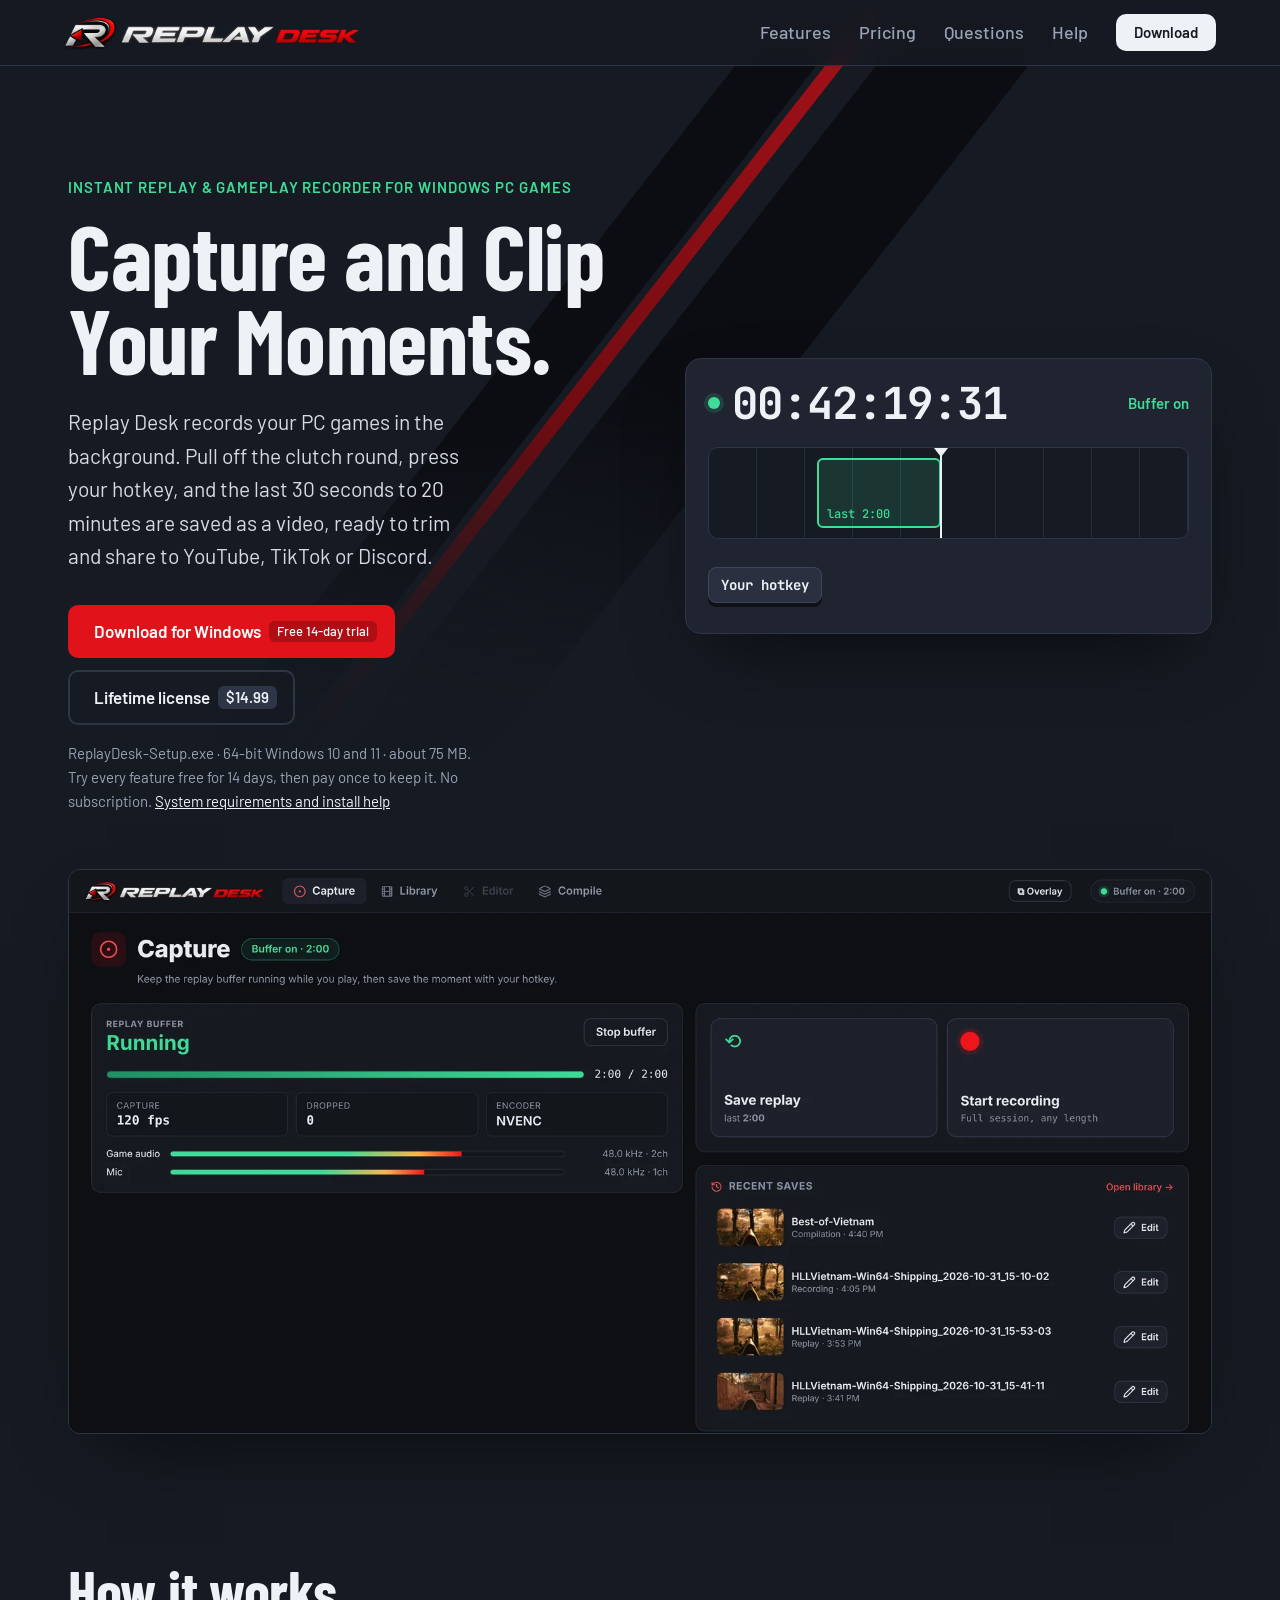
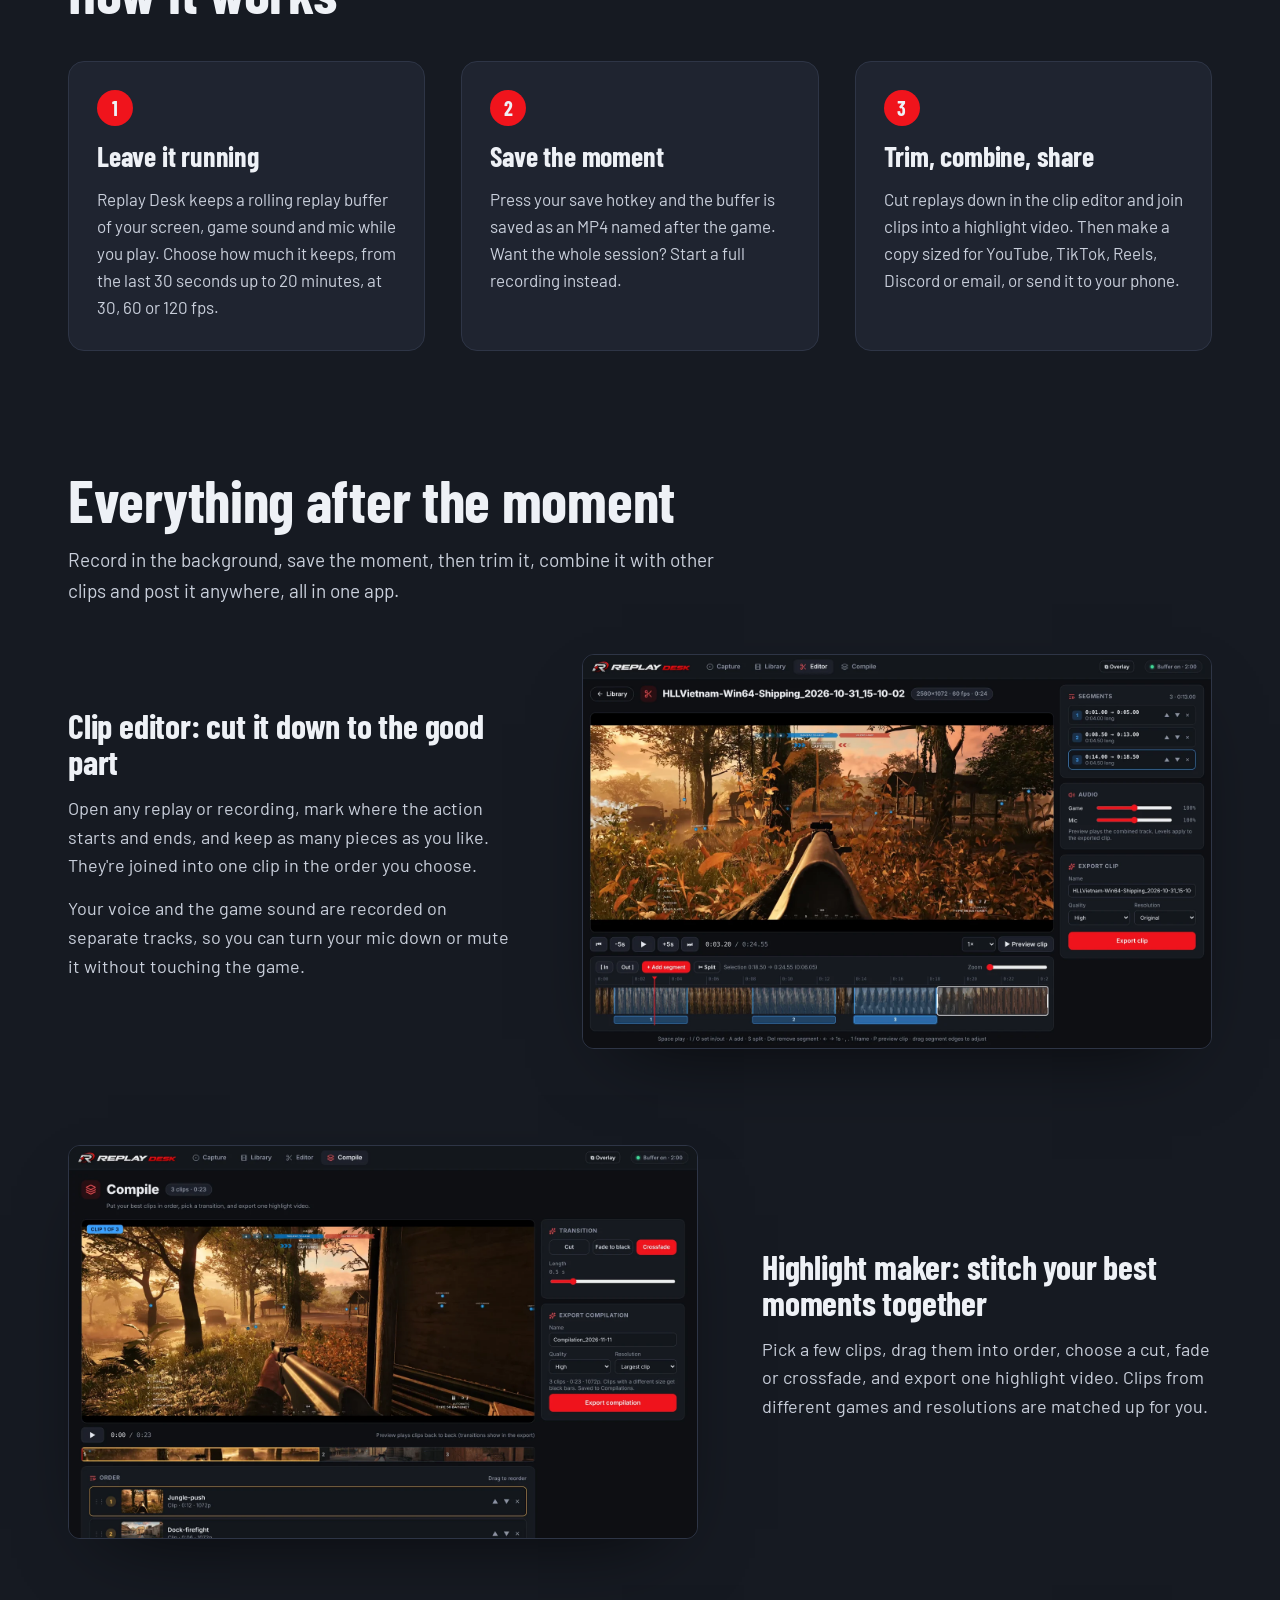
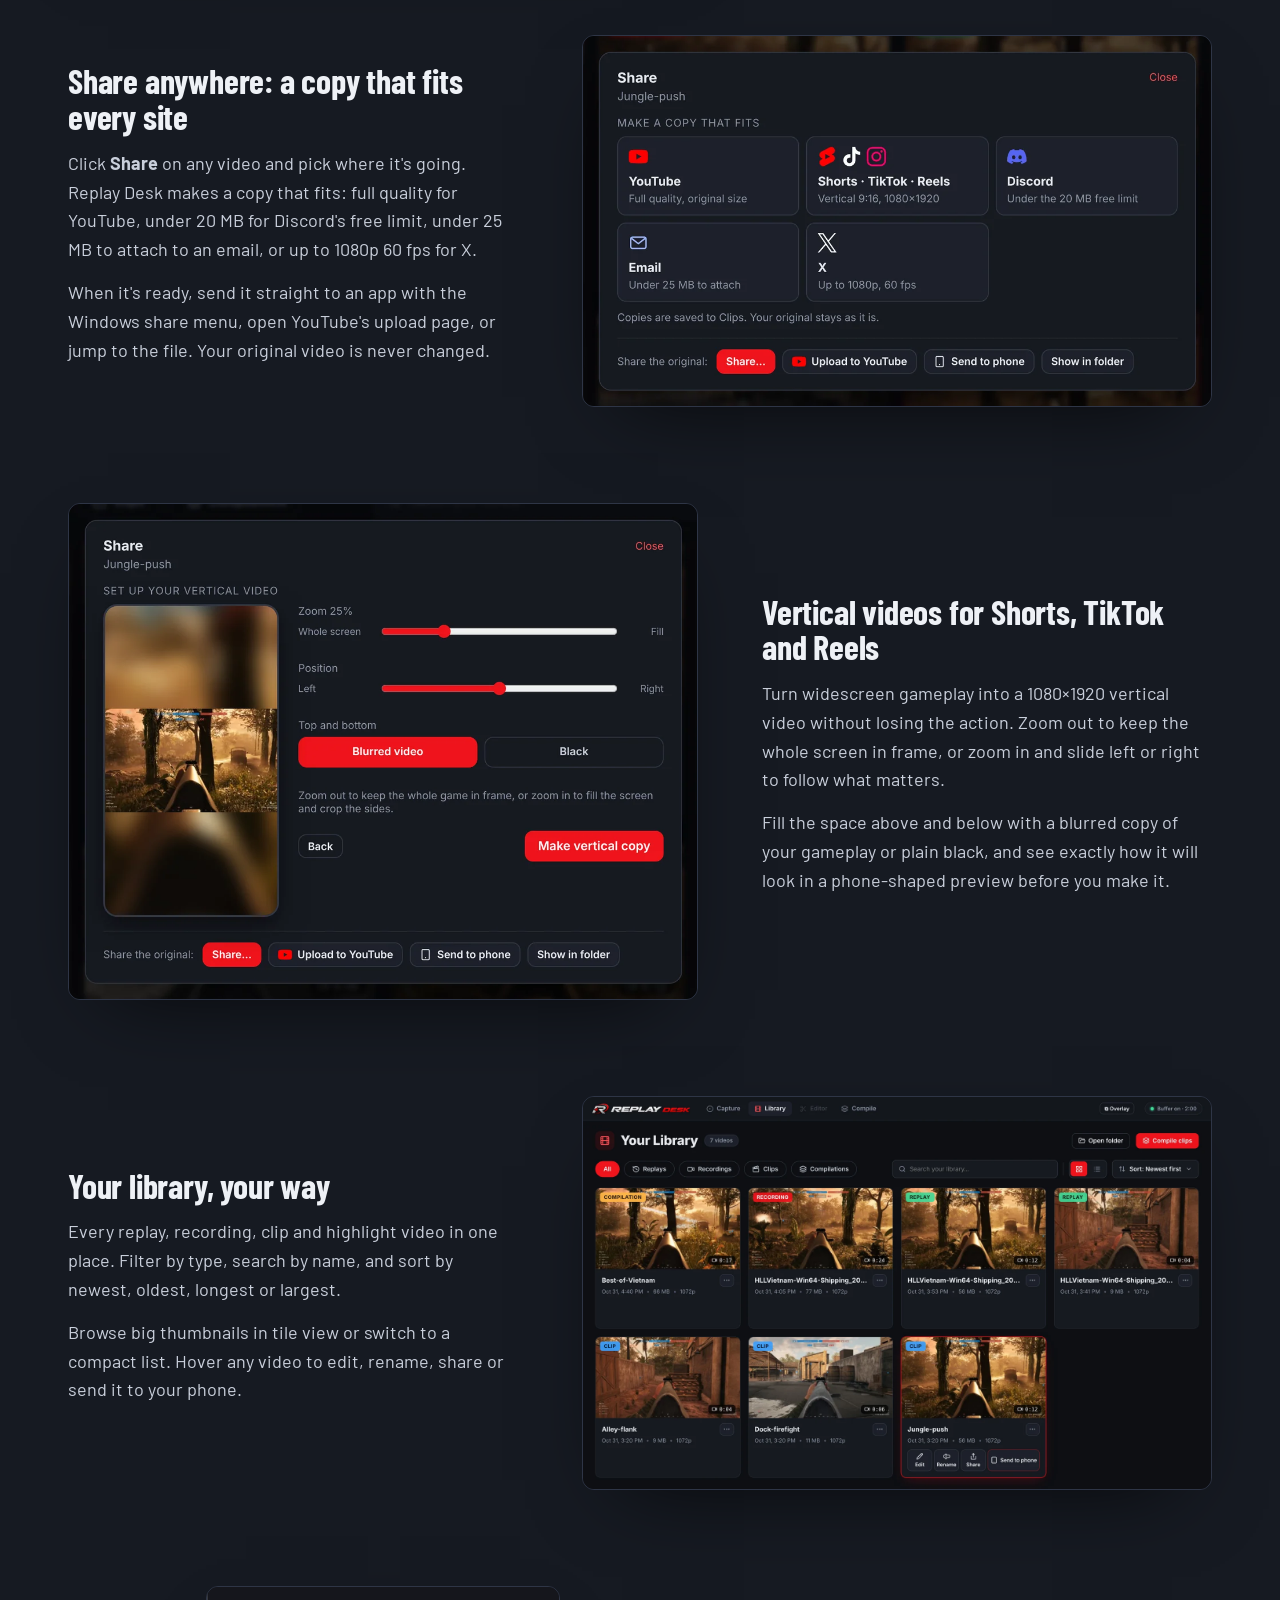
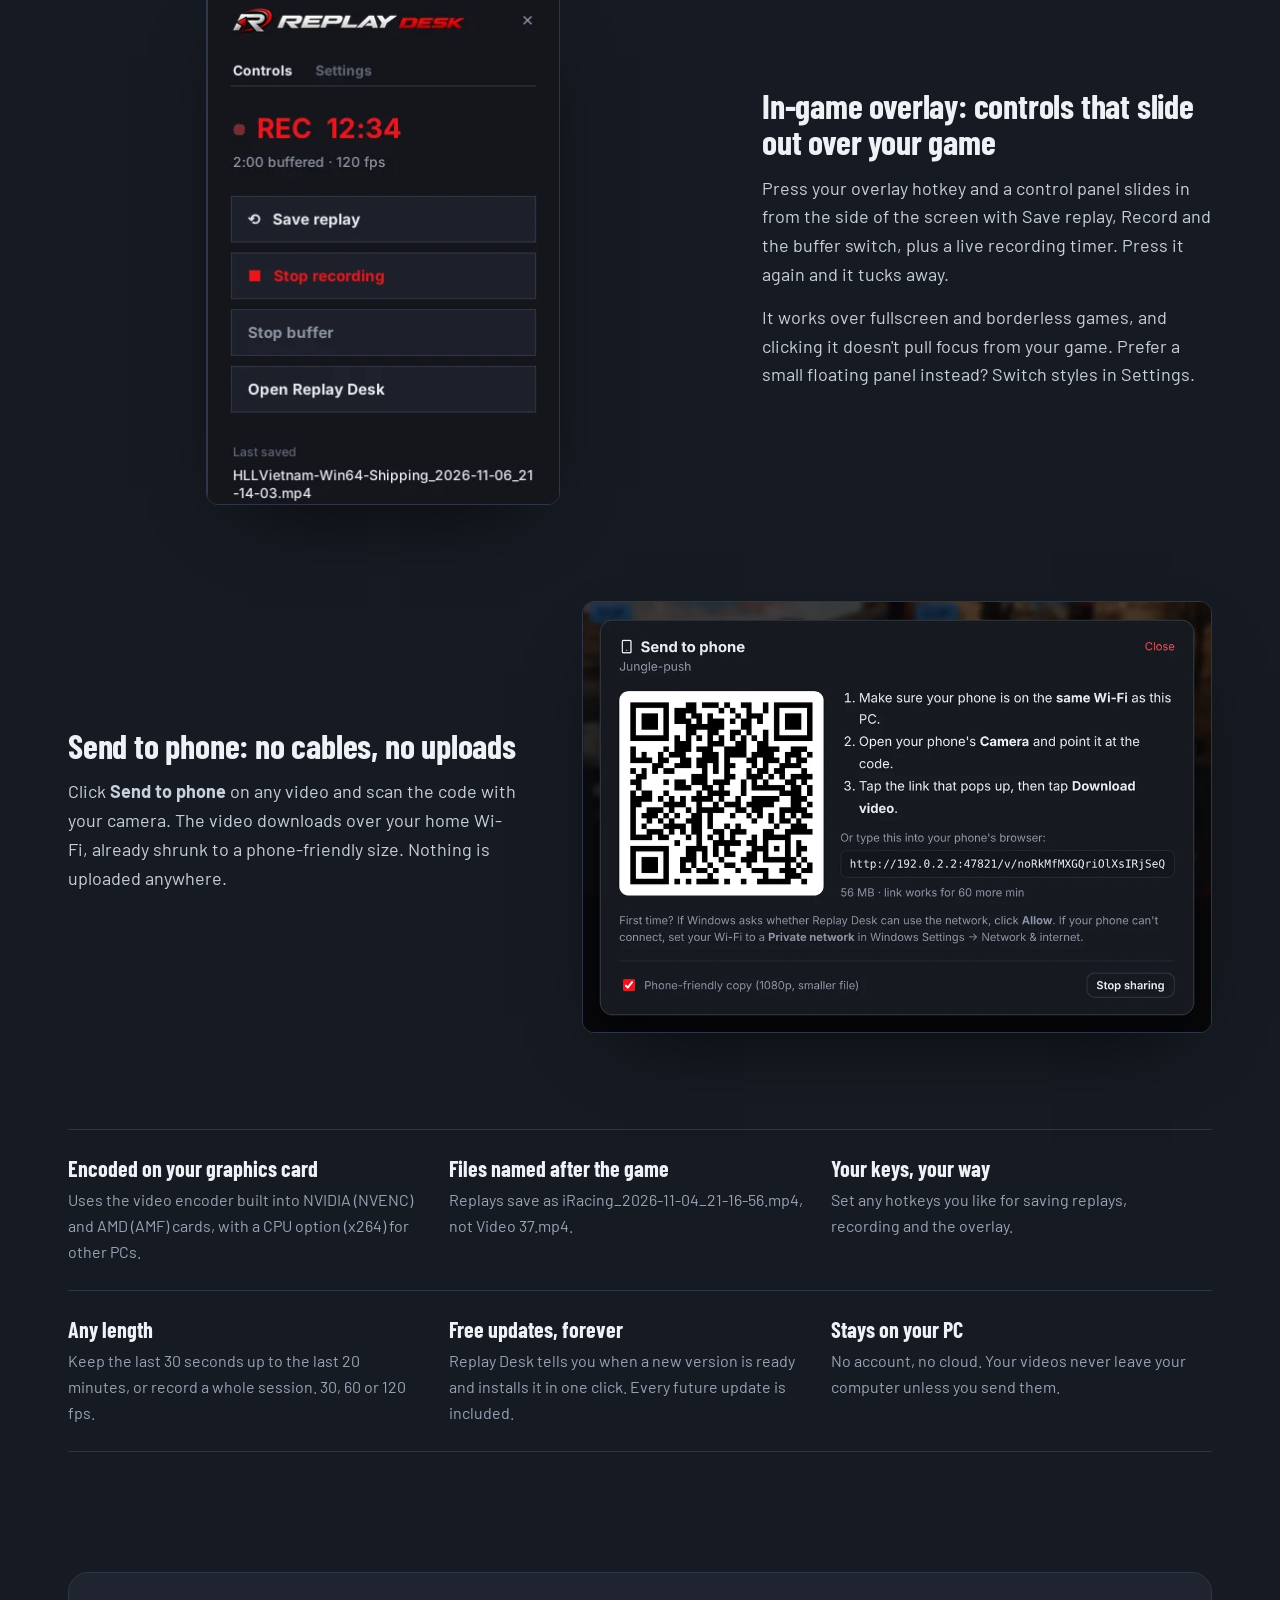
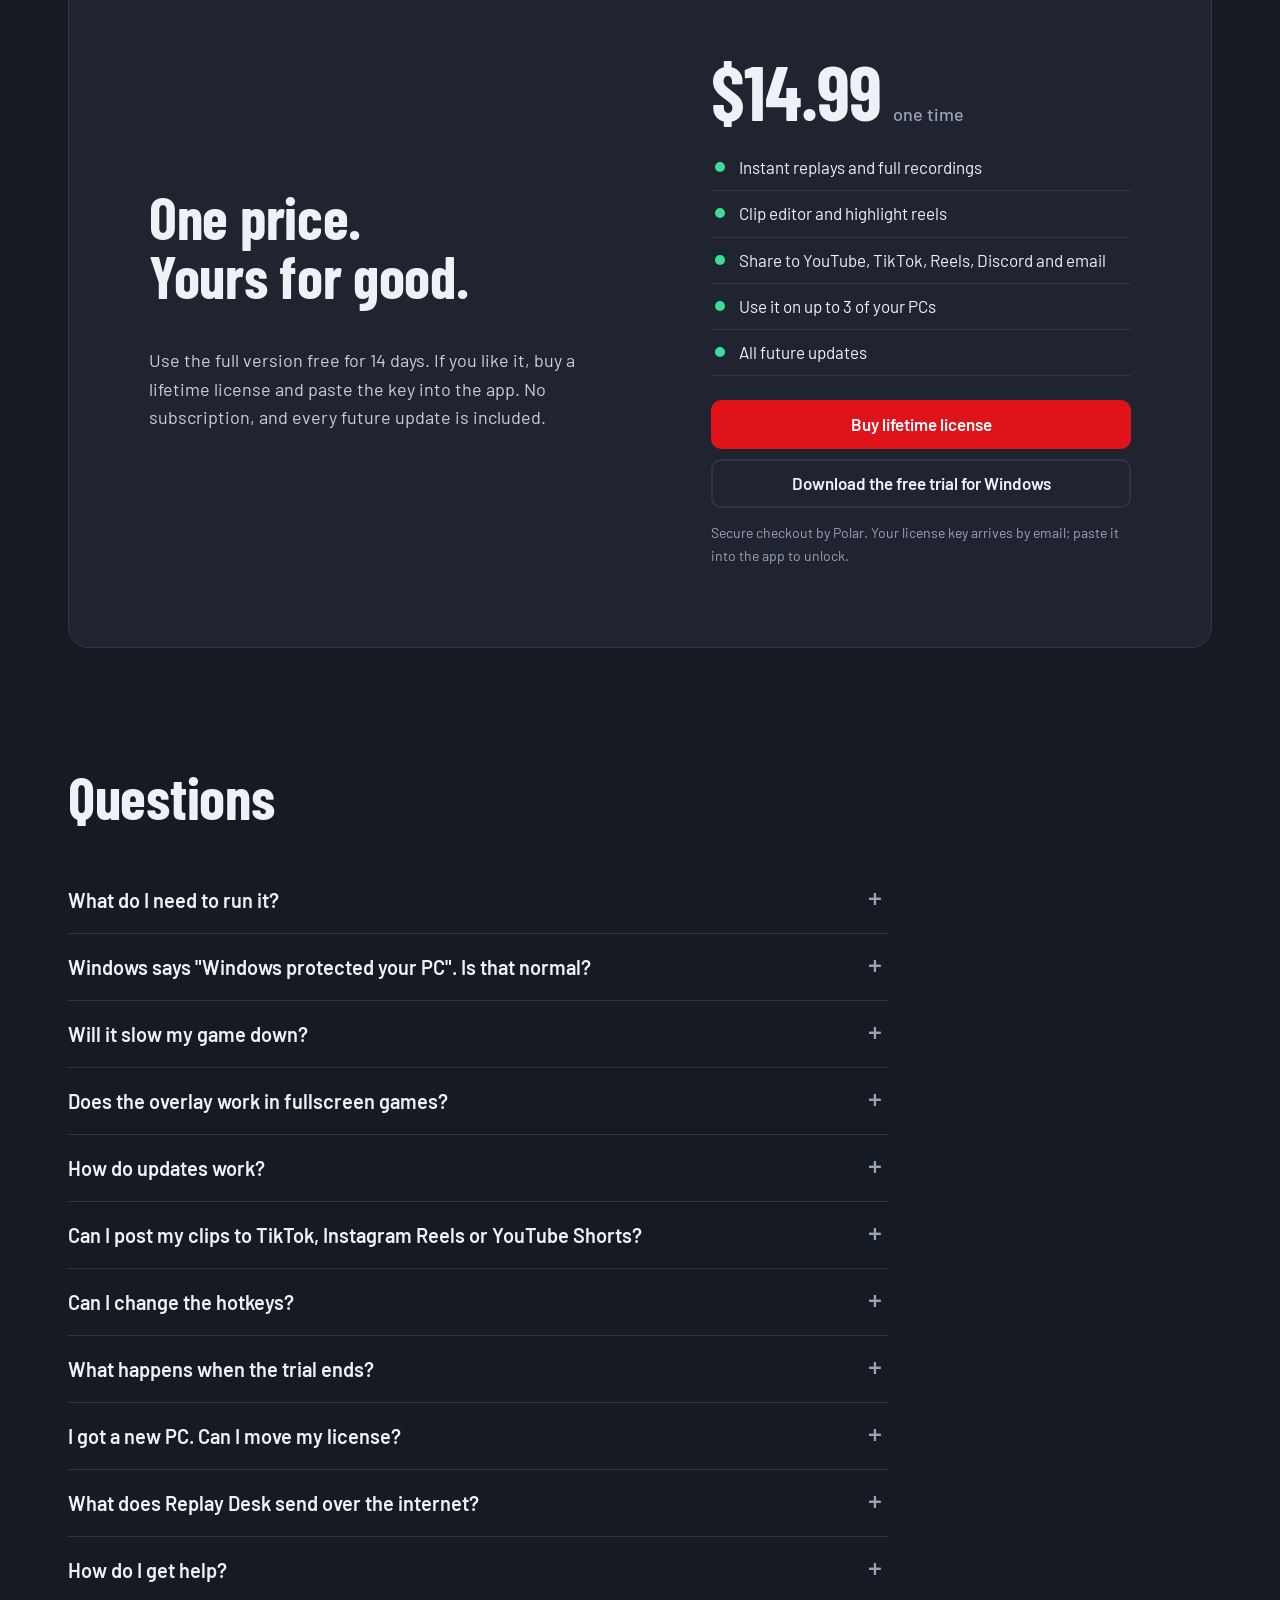
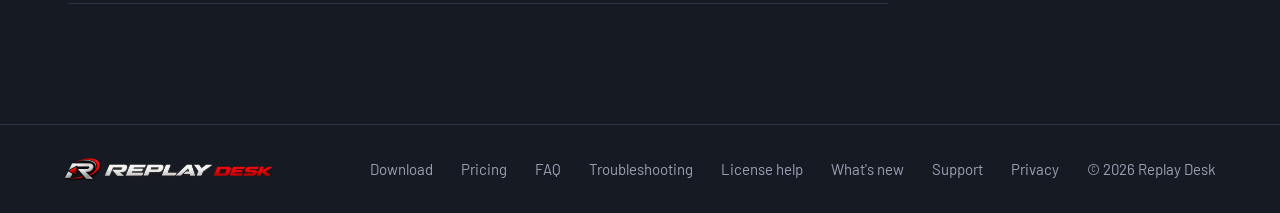
<file: docs/index.html>
<!DOCTYPE html>
<html lang="en">
<head>
<meta charset="utf-8">
<meta name="viewport" content="width=device-width, initial-scale=1">
<title>Replay Desk: Gameplay Recorder &amp; Instant Replay</title>
<link rel="canonical" href="https://getreplaydesk.com/">
<meta name="description" content="Gameplay recorder for Windows PC. Press a hotkey to save the last 30 seconds to 20 minutes of any game, then trim and share clips. Free 14-day trial.">
<meta property="og:type" content="website">
<meta property="og:site_name" content="Replay Desk">
<meta property="og:title" content="Replay Desk: Instant Replay &amp; Gameplay Recorder for Windows">
<meta property="og:description" content="Gameplay recorder for Windows PC. Press a hotkey to save the last 30 seconds to 20 minutes of any game, then trim and share clips. Free 14-day trial.">
<meta property="og:image" content="https://getreplaydesk.com/img/og.jpg">
<meta property="og:image:width" content="1200">
<meta property="og:image:height" content="630">
<meta property="og:image:alt" content="Replay Desk logo">
<meta property="og:url" content="https://getreplaydesk.com/">
<meta name="twitter:card" content="summary_large_image">
<meta name="twitter:title" content="Replay Desk: Instant Replay &amp; Gameplay Recorder for Windows">
<meta name="twitter:description" content="Gameplay recorder for Windows PC. Press a hotkey to save the last 30 seconds to 20 minutes of any game, then trim and share clips. Free 14-day trial.">
<meta name="twitter:image" content="https://getreplaydesk.com/img/og.jpg">
<script type="application/ld+json">
{
  "@context": "https://schema.org",
  "@graph": [
    {
      "@type": "WebSite",
      "@id": "https://getreplaydesk.com/#website",
      "name": "Replay Desk",
      "alternateName": "ReplayDesk",
      "url": "https://getreplaydesk.com/"
    },
    {
      "@type": "Organization",
      "@id": "https://getreplaydesk.com/#org",
      "name": "Replay Desk",
      "url": "https://getreplaydesk.com/",
      "logo": "https://getreplaydesk.com/img/favicon-512.png",
      "email": "support@getreplaydesk.com"
    }
  ]
}
</script>
<script type="application/ld+json">
{
  "@context": "https://schema.org",
  "@type": "SoftwareApplication",
  "name": "Replay Desk",
  "url": "https://getreplaydesk.com/",
  "description": "Instant replay and gameplay recording software for Windows PC games, with a clip editor, highlight compilations, one-click sharing for YouTube, TikTok, Reels and Discord, and send-to-phone.",
  "applicationCategory": "MultimediaApplication",
  "applicationSubCategory": "Game recording",
  "operatingSystem": "Windows 10, Windows 11 (64-bit)",
  "downloadUrl": "https://github.com/badzepplinflyer/replay-desk/releases/latest/download/ReplayDesk-Setup.exe",
  "installUrl": "https://getreplaydesk.com/download.html",
  "releaseNotes": "https://github.com/badzepplinflyer/replay-desk/releases",
  "image": "https://getreplaydesk.com/img/capture.webp",
  "screenshot": [
    "https://getreplaydesk.com/img/capture.webp",
    "https://getreplaydesk.com/img/editor.webp",
    "https://getreplaydesk.com/img/compile.webp",
    "https://getreplaydesk.com/img/share.webp",
    "https://getreplaydesk.com/img/library.webp"
  ],
  "offers": {
    "@type": "Offer",
    "price": "14.99",
    "priceCurrency": "USD",
    "url": "https://buy.polar.sh/polar_cl_LvKcPeNQOrEBMUzjqY7vetxMWv03P2Hp34yGj3oqEe9",
    "description": "Lifetime license after a 14-day free trial. Works on up to 3 PCs; includes future updates."
  }
}
</script>
<link rel="icon" href="/favicon.ico" sizes="48x48">
<link rel="icon" type="image/png" sizes="96x96" href="/img/favicon-96.png">
<link rel="icon" type="image/png" sizes="192x192" href="/img/favicon-192.png">
<link rel="apple-touch-icon" href="/img/apple-touch-icon.png">
<link rel="manifest" href="/site.webmanifest">
<meta name="theme-color" content="#161a22">
<link rel="preconnect" href="https://fonts.googleapis.com">
<link rel="preconnect" href="https://fonts.gstatic.com" crossorigin>
<link href="https://fonts.googleapis.com/css2?family=Barlow+Condensed:ital,wght@0,600;0,700;1,700&family=Barlow:wght@400;500;600&family=JetBrains+Mono:wght@500;700&display=swap" rel="stylesheet">
<link rel="stylesheet" href="site.css">
</head>
<body>
<a class="skip" href="#top">Skip to content</a>

<header class="bar">
  <a class="brand" href="#top"><img src="img/lockup.webp" width="415" height="48" alt="Replay Desk"></a>
  <nav aria-label="Main">
    <a class="opt" href="#features">Features</a>
    <a href="#pricing">Pricing</a>
    <a class="opt" href="#faq">Questions</a>
    <a class="opt" href="troubleshooting.html">Help</a>
    <a class="btn small" href="download.html">Download</a>
  </nav>
</header>

<div class="stripes" aria-hidden="true"><span></span><span></span><span></span></div>
<main id="top">

<section class="hero">
  <div class="hero-copy">
    <p class="kicker">Instant replay &amp; gameplay recorder for Windows PC games</p>
    <h1>Capture and Clip Your Moments.</h1>
    <p class="lede">Replay Desk records your PC games in the background. Pull off the clutch round, press your hotkey, and the last 30 seconds to 20 minutes are saved as a video, ready to trim and share to YouTube, TikTok or Discord.</p>
    <div class="cta">
      <a class="btn primary" href="https://github.com/badzepplinflyer/replay-desk/releases/latest/download/ReplayDesk-Setup.exe">Download for Windows <span class="btn-sub">Free 14-day trial</span></a>
      <a class="btn ghost" href="#pricing">Lifetime license <span class="price-tag">$14.99</span></a>
    </div>
    <p class="fine">ReplayDesk-Setup.exe · 64-bit Windows 10 and 11 · about 75 MB. Try every feature free for 14 days, then pay once to keep it. No subscription. <a href="download.html">System requirements and install help</a></p>
  </div>

  <figure class="deck" aria-hidden="true">
    <div class="deck-top">
      <span class="tally" aria-hidden="true"></span>
      <span class="tc" id="tc">00:42:17:08</span>
      <span class="deck-state">Buffer on</span>
    </div>
    <div class="track" id="track">
      <div class="ticks" aria-hidden="true"></div>
      <div class="window" id="win"><span>last 2:00</span></div>
      <div class="head" id="head"></div>
    </div>
    <div class="deck-foot">
      <kbd class="key" id="key">Your hotkey</kbd>
      <div class="saved" id="saved">
        <span class="saved-dot"></span>
        <span><b>Replay saved</b><br><span class="mono" id="savedName">iRacing_2026-11-04_21-16-56.mp4</span></span>
      </div>
    </div>
  </figure>
</section>

<figure class="shot wide">
  <figcaption class="sr-only">The Capture screen, where the replay buffer runs and recent saves are listed</figcaption>
  <img src="img/capture.webp" width="1800" height="888" alt="Replay Desk's Capture screen with the replay buffer running at 120 fps on NVENC, game and mic audio meters, Save replay and Start recording buttons, and recent Hell Let Loose: Vietnam saves">
</figure>

<section class="how" aria-labelledby="how-title">
  <h2 id="how-title">How it works</h2>
  <ol class="steps">
    <li><h3>Leave it running</h3><p>Replay Desk keeps a rolling replay buffer of your screen, game sound and mic while you play. Choose how much it keeps, from the last 30 seconds up to 20 minutes, at 30, 60 or 120 fps.</p></li>
    <li><h3>Save the moment</h3><p>Press your save hotkey and the buffer is saved as an MP4 named after the game. Want the whole session? Start a full recording instead.</p></li>
    <li><h3>Trim, combine, share</h3><p>Cut replays down in the clip editor and join clips into a highlight video. Then make a copy sized for YouTube, TikTok, Reels, Discord or email, or send it to your phone.</p></li>
  </ol>
</section>

<section class="features" id="features">
  <h2>Everything after the moment</h2>
  <p class="section-lede">Record in the background, save the moment, then trim it, combine it with other clips and post it anywhere, all in one app.</p>

  <article class="feature">
    <div class="feature-copy">
      <h3>Clip editor: cut it down to the good part</h3>
      <p>Open any replay or recording, mark where the action starts and ends, and keep as many pieces as you like. They're joined into one clip in the order you choose.</p>
      <p>Your voice and the game sound are recorded on separate tracks, so you can turn your mic down or mute it without touching the game.</p>
    </div>
    <img src="img/editor.webp" width="1600" height="1000" loading="lazy" alt="The Replay Desk clip editor showing a Hell Let Loose: Vietnam recording with three segments marked on the timeline, separate game and mic volume sliders, and an Export clip button">
  </article>

  <article class="feature flip">
    <div class="feature-copy">
      <h3>Highlight maker: stitch your best moments together</h3>
      <p>Pick a few clips, drag them into order, choose a cut, fade or crossfade, and export one highlight video. Clips from different games and resolutions are matched up for you.</p>
    </div>
    <img src="img/compile.webp" width="1600" height="1000" loading="lazy" alt="The Compile screen with gameplay clips in order, a preview player and transition options for Cut, Fade to black and Crossfade">
  </article>

  <article class="feature">
    <div class="feature-copy">
      <h3>Share anywhere: a copy that fits every site</h3>
      <p>Click <b>Share</b> on any video and pick where it's going. Replay Desk makes a copy that fits: full quality for YouTube, under 20 MB for Discord's free limit, under 25 MB to attach to an email, or up to 1080p 60 fps for X.</p>
      <p>When it's ready, send it straight to an app with the Windows share menu, open YouTube's upload page, or jump to the file. Your original video is never changed.</p>
    </div>
    <img src="img/share.webp" width="1100" height="647" loading="lazy" alt="The Share window with options for YouTube, Shorts, TikTok and Reels, Discord, Email and X, plus Share, Upload to YouTube, Send to phone and Show in folder buttons">
  </article>

  <article class="feature flip">
    <div class="feature-copy">
      <h3>Vertical videos for Shorts, TikTok and Reels</h3>
      <p>Turn widescreen gameplay into a 1080×1920 vertical video without losing the action. Zoom out to keep the whole screen in frame, or zoom in and slide left or right to follow what matters.</p>
      <p>Fill the space above and below with a blurred copy of your gameplay or plain black, and see exactly how it will look in a phone-shaped preview before you make it.</p>
    </div>
    <img src="img/vertical.webp" width="1100" height="867" loading="lazy" alt="Setting up a vertical video: a phone-shaped preview of Hell Let Loose: Vietnam gameplay with a blurred background above and below, a zoom slider, a position slider and Blurred video or Black options">
  </article>

  <article class="feature">
    <div class="feature-copy">
      <h3>Your library, your way</h3>
      <p>Every replay, recording, clip and highlight video in one place. Filter by type, search by name, and sort by newest, oldest, longest or largest.</p>
      <p>Browse big thumbnails in tile view or switch to a compact list. Hover any video to edit, rename, share or send it to your phone.</p>
    </div>
    <img src="img/library.webp" width="1600" height="1000" loading="lazy" alt="The Replay Desk library in tile view with Hell Let Loose: Vietnam replays, recordings, clips and a compilation, filter pills, a search box, a tile and list view switch and a sort menu">
  </article>

  <article class="feature flip">
    <div class="feature-copy">
      <h3>In-game overlay: controls that slide out over your game</h3>
      <p>Press your overlay hotkey and a control panel slides in from the side of the screen with Save replay, Record and the buffer switch, plus a live recording timer. Press it again and it tucks away.</p>
      <p>It works over fullscreen and borderless games, and clicking it doesn't pull focus from your game. Prefer a small floating panel instead? Switch styles in Settings.</p>
    </div>
    <img class="small-shot" src="img/overlay.webp" width="354" height="520" loading="lazy" alt="The side panel overlay showing a recording timer at 12:34, Save replay, Stop recording, Stop buffer and Open Replay Desk buttons, and the last saved clip">
  </article>

  <article class="feature">
    <div class="feature-copy">
      <h3>Send to phone: no cables, no uploads</h3>
      <p>Click <b>Send to phone</b> on any video and scan the code with your camera. The video downloads over your home Wi-Fi, already shrunk to a phone-friendly size. Nothing is uploaded anywhere.</p>
    </div>
    <img src="img/phone.webp" width="1100" height="753" loading="lazy" alt="The Send to phone window with a QR code, three steps to download the video on a phone, and a phone-friendly copy option">
  </article>

  <dl class="facts">
    <div><dt>Encoded on your graphics card</dt><dd>Uses the video encoder built into NVIDIA (NVENC) and AMD (AMF) cards, with a CPU option (x264) for other PCs.</dd></div>
    <div><dt>Files named after the game</dt><dd>Replays save as iRacing_2026-11-04_21-16-56.mp4, not Video 37.mp4.</dd></div>
    <div><dt>Your keys, your way</dt><dd>Set any hotkeys you like for saving replays, recording and the overlay.</dd></div>
    <div><dt>Any length</dt><dd>Keep the last 30 seconds up to the last 20 minutes, or record a whole session. 30, 60 or 120 fps.</dd></div>
    <div><dt>Free updates, forever</dt><dd>Replay Desk tells you when a new version is ready and installs it in one click. Every future update is included.</dd></div>
    <div><dt>Stays on your PC</dt><dd>No account, no cloud. Your videos never leave your computer unless you send them.</dd></div>
  </dl>
</section>

<section class="pricing" id="pricing">
  <div class="price-copy">
    <h2>One price. Yours for good.</h2>
    <p>Use the full version free for 14 days. If you like it, buy a lifetime license and paste the key into the app. No subscription, and every future update is included.</p>
  </div>
  <div class="price-box">
    <div class="price"><span class="amount">$14.99</span><span class="once">one time</span></div>
    <ul>
      <li>Instant replays and full recordings</li>
      <li>Clip editor and highlight reels</li>
      <li>Share to YouTube, TikTok, Reels, Discord and email</li>
      <li>Use it on up to 3 of your PCs</li>
      <li>All future updates</li>
    </ul>
    <a class="btn primary block" id="buyBtn" href="https://buy.polar.sh/polar_cl_LvKcPeNQOrEBMUzjqY7vetxMWv03P2Hp34yGj3oqEe9">Buy lifetime license</a>
    <a class="btn ghost block" href="https://github.com/badzepplinflyer/replay-desk/releases/latest/download/ReplayDesk-Setup.exe">Download the free trial for Windows</a>
    <p class="price-note">Secure checkout by Polar. Your license key arrives by email; paste it into the app to unlock.</p>
  </div>
</section>

<section class="faq" id="faq">
  <h2>Questions</h2>
  <details>
    <summary>What do I need to run it?</summary>
    <p>A 64-bit Windows 10 or 11 PC. An NVIDIA or AMD graphics card is best because its built-in video encoder does the recording. Replay Desk starts on the NVIDIA encoder; on an AMD card choose <b>AMD AMF</b>, or on a PC without either choose <b>x264 (CPU)</b>, under Settings → Encoder. See the <a href="download.html#requirements">full requirements</a>.</p>
  </details>
  <details>
    <summary>Windows says "Windows protected your PC". Is that normal?</summary>
    <p>Yes. Windows shows that for new apps from small developers that haven't built up a reputation yet. Click <b>More info</b>, then <b>Run anyway</b>. You'll only see it once.</p>
  </details>
  <details>
    <summary>Will it slow my game down?</summary>
    <p>Replay Desk records with the separate video encoder built into NVIDIA and AMD graphics cards, which keeps the extra load on your game low. If a game already pushes your graphics card to 100%, capping its frame rate slightly or recording at 60 fps keeps both the game and the recording smooth.</p>
  </details>
  <details>
    <summary>Does the overlay work in fullscreen games?</summary>
    <p>Yes, in most games. The side panel slides out over fullscreen, borderless and windowed games on Windows 10 and 11. A small number of older games use a special exclusive fullscreen mode where Windows doesn't allow anything on top. Your hotkeys still save replays and start recordings there, and a short sound confirms each one.</p>
  </details>
  <details>
    <summary>How do updates work?</summary>
    <p>Replay Desk checks for new versions on its own. When one is ready, a banner shows what's new and <b>Update now</b> installs it and reopens the app in a few seconds. You can also turn on automatic updates in Settings. Updates are free for life, and your settings, hotkeys and videos are always kept. You can read what changed in each version on the <a href="whats-new.html">What's new</a> page.</p>
  </details>
  <details>
    <summary>Can I post my clips to TikTok, Instagram Reels or YouTube Shorts?</summary>
    <p>Yes. Click <b>Share</b> on a video and choose <b>Shorts · TikTok · Reels</b>. Replay Desk makes a vertical 1080×1920 copy; you choose how much of the screen to keep and whether the space above and below is blurred gameplay or black. Then upload it to YouTube in one click, or use <b>Share…</b> or <b>Show in folder</b> to post it to TikTok or Instagram.</p>
  </details>
  <details>
    <summary>Can I change the hotkeys?</summary>
    <p>Yes. Every hotkey (save replay, start and stop recording, show the overlay) can be set to any key combination you like in Settings.</p>
  </details>
  <details>
    <summary>What happens when the trial ends?</summary>
    <p>Recording, saving replays, exporting, sharing and sending to your phone pause until you add a license key. Your saved videos stay right where they are, and you can still watch and find them.</p>
  </details>
  <details>
    <summary>I got a new PC. Can I move my license?</summary>
    <p>Yes. Each license works on up to 3 PCs at once. To move it, open Settings, choose <b>Remove from this PC</b> on the old one, and enter the key on the new one. More in <a href="license-help.html#move">License help</a>.</p>
  </details>
  <details>
    <summary>What does Replay Desk send over the internet?</summary>
    <p>Only two things: a check for new versions, and a check that your license key is valid. Your videos, settings and usage stay on your PC. See the <a href="privacy.html">privacy page</a>.</p>
  </details>
  <details>
    <summary>How do I get help?</summary>
    <p>Start with <a href="troubleshooting.html">Troubleshooting</a> for capture, audio, hotkey and overlay fixes, or <a href="license-help.html">License help</a> for your key and purchase. Still stuck? Email <a href="mailto:support@getreplaydesk.com">support@getreplaydesk.com</a> with what happened and your Replay Desk version (shown in Settings).</p>
  </details>
</section>

</main>

<footer class="foot">
  <span class="brand"><img src="img/lockup.webp" width="276" height="32" alt="Replay Desk"></span>
  <nav class="foot-links" aria-label="Footer">
    <a href="download.html">Download</a>
    <a href="index.html#pricing">Pricing</a>
    <a href="index.html#faq">FAQ</a>
    <a href="troubleshooting.html">Troubleshooting</a>
    <a href="license-help.html">License help</a>
    <a href="whats-new.html">What's new</a>
    <a href="mailto:support@getreplaydesk.com">Support</a>
    <a href="privacy.html">Privacy</a>
  </nav>
  <span class="copy">© 2026 Replay Desk</span>
</footer>

<script>
/* The replay deck: a rolling two-minute window follows the playhead; every few
   seconds the hotkey is "pressed" and the window is saved as a file. */
(function () {
  const tcEl = document.getElementById("tc"), head = document.getElementById("head"), win = document.getElementById("win");
  const keys = ["key"].map(id => document.getElementById(id));
  const saved = document.getElementById("saved"), savedName = document.getElementById("savedName");
  const reduce = window.matchMedia("(prefers-reduced-motion: reduce)").matches;
  const games = ["iRacing", "MSFS2024", "HLLVietnam", "ACC", "RocketLeague"];
  let frames = (42 * 60 + 17) * 60 + 8, n = 0;
  const pad = v => String(v).padStart(2, "0");
  function tc() {
    const f = frames % 60, s = Math.floor(frames / 60);
    return `${pad(Math.floor(s / 3600))}:${pad(Math.floor(s / 60) % 60)}:${pad(s % 60)}:${pad(f)}`;
  }
  if (reduce) { head.style.left = "78%"; win.style.left = "38%"; saved.classList.add("show"); return; }
  const start = performance.now(), loop = 9000;
  function frame(t) {
    frames = (42 * 60 + 17) * 60 + Math.floor((t - start) / 1000 * 60);
    tcEl.textContent = tc();
    const p = ((t - start) % loop) / loop;              // 0..1 across the track
    const x = 30 + p * 66;                              // playhead from 30% to 96%
    head.style.left = x + "%";
    win.style.left = (x - 26) + "%";
    requestAnimationFrame(frame);
  }
  requestAnimationFrame(frame);
  function press() {
    keys.forEach(k => k.classList.add("down"));
    win.classList.add("flash");
    setTimeout(() => keys.forEach(k => k.classList.remove("down")), 260);
    setTimeout(() => win.classList.remove("flash"), 700);
    const d = new Date(), g = games[n++ % games.length];
    savedName.textContent = `${g}_${d.getFullYear()}-${pad(d.getMonth() + 1)}-${pad(d.getDate())}_${pad(d.getHours())}-${pad(d.getMinutes())}-${pad(d.getSeconds())}.mp4`;
    saved.classList.remove("show"); void saved.offsetWidth; saved.classList.add("show");
  }
  setTimeout(press, 2600);
  setInterval(press, loop);
})();
</script>
</body>
</html>
</file>
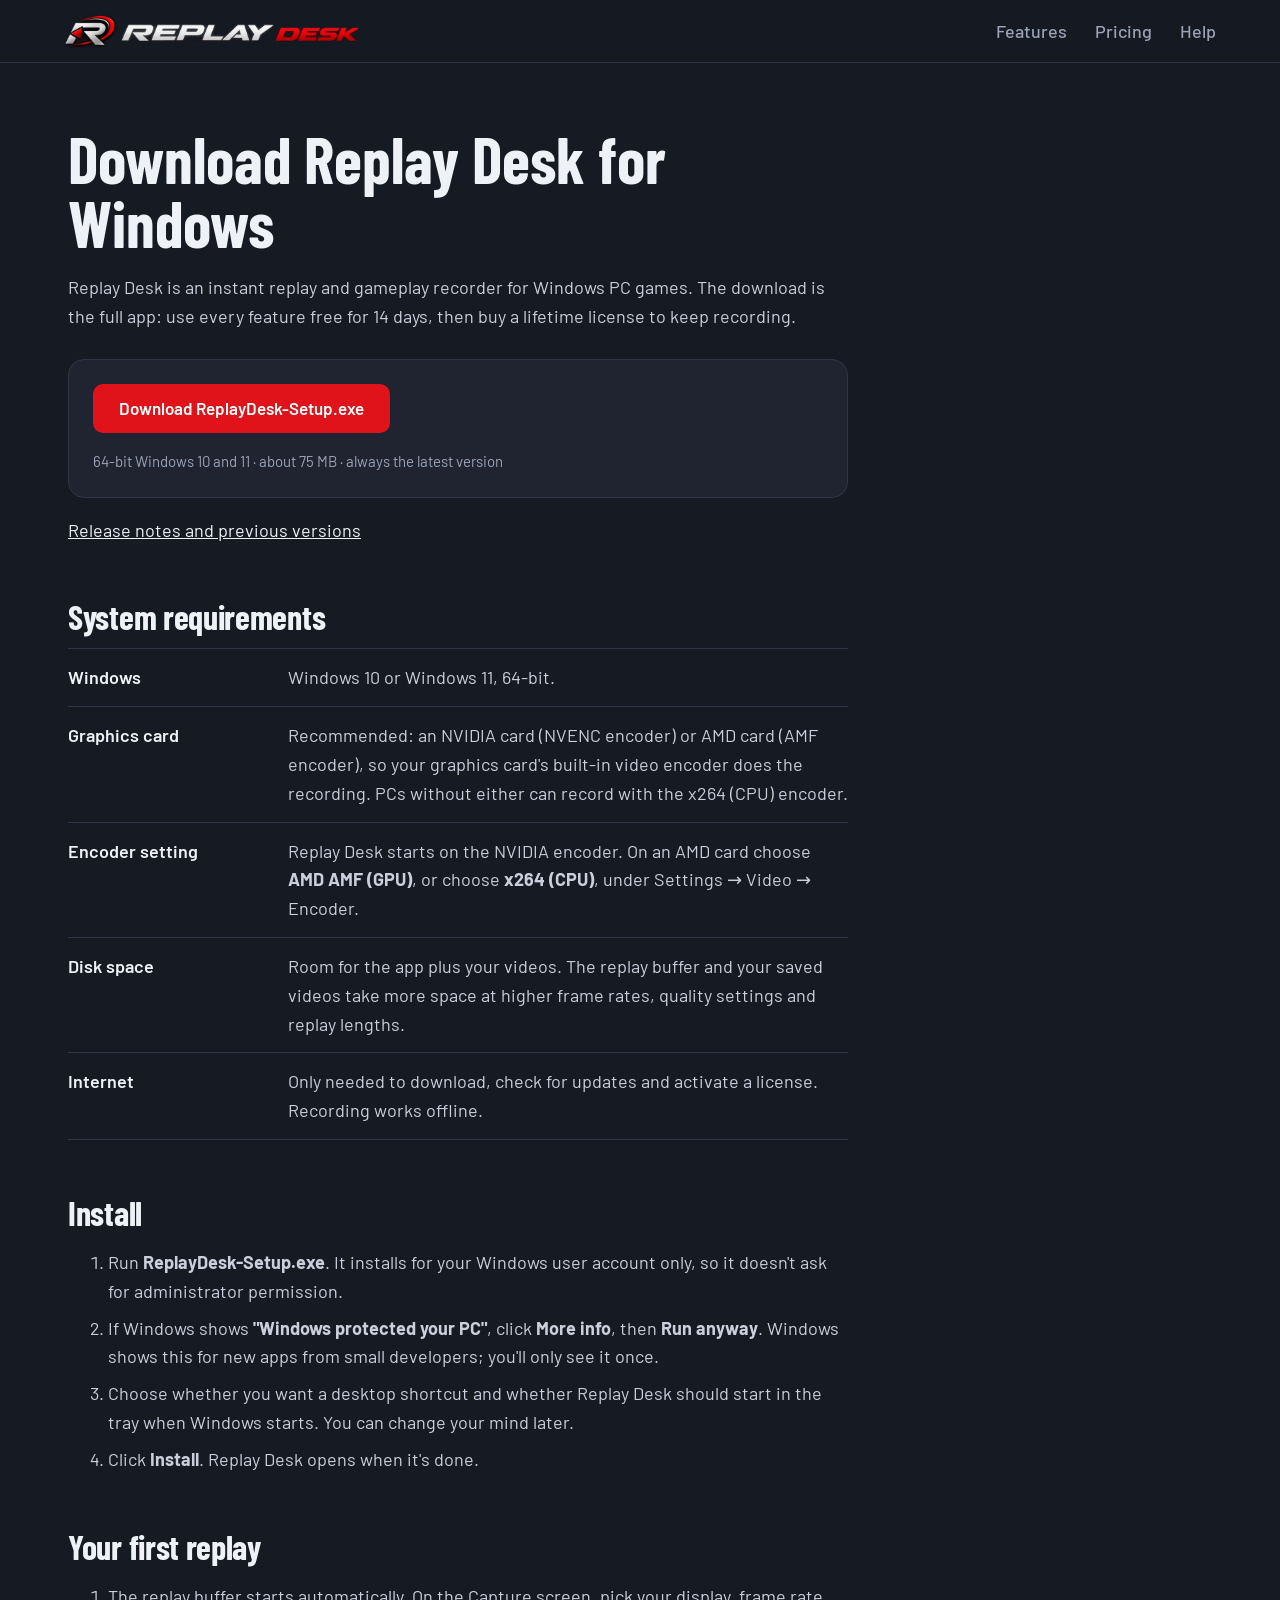
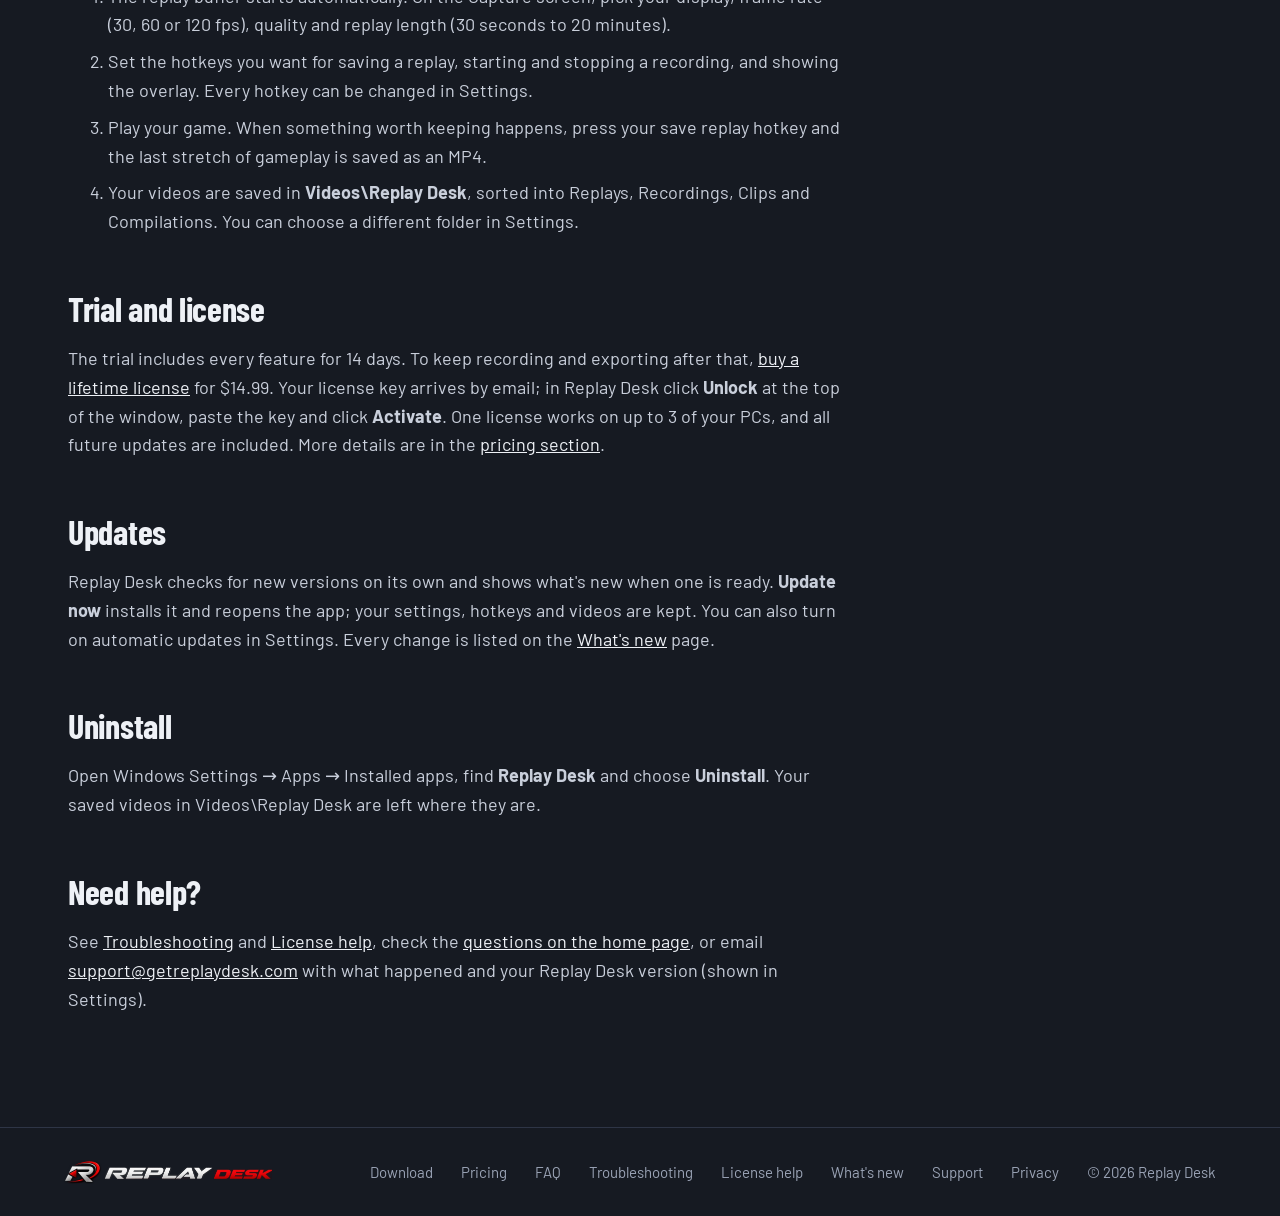
<file: docs/download.html>
<!DOCTYPE html>
<html lang="en">
<head>
<meta charset="utf-8">
<meta name="viewport" content="width=device-width, initial-scale=1">
<title>Download Replay Desk for Windows 10 and 11 · Free 14-Day Trial</title>
<link rel="canonical" href="https://getreplaydesk.com/download.html">
<meta name="description" content="Download Replay Desk, the instant replay and gameplay recorder for Windows 10 and 11. System requirements, install steps, first-run setup, updates and how to activate your license.">
<meta property="og:type" content="website">
<meta property="og:site_name" content="Replay Desk">
<meta property="og:title" content="Download Replay Desk for Windows">
<meta property="og:description" content="System requirements, install steps and a free 14-day trial of the Replay Desk instant replay and gameplay recorder.">
<meta property="og:image" content="https://getreplaydesk.com/img/og.jpg">
<meta property="og:url" content="https://getreplaydesk.com/download.html">
<meta name="twitter:card" content="summary_large_image">
<link rel="icon" href="/favicon.ico" sizes="48x48">
<link rel="icon" type="image/png" sizes="96x96" href="/img/favicon-96.png">
<link rel="icon" type="image/png" sizes="192x192" href="/img/favicon-192.png">
<link rel="apple-touch-icon" href="/img/apple-touch-icon.png">
<link rel="manifest" href="/site.webmanifest">
<meta name="theme-color" content="#161a22">
<link rel="preconnect" href="https://fonts.googleapis.com">
<link rel="preconnect" href="https://fonts.gstatic.com" crossorigin>
<link href="https://fonts.googleapis.com/css2?family=Barlow+Condensed:wght@700&family=Barlow:wght@400;500;600&family=JetBrains+Mono:wght@500&display=swap" rel="stylesheet">
<link rel="stylesheet" href="site.css">
<style>
  .doc { max-width: 780px; padding: 64px 0 96px; }
  .doc h1 { font: 700 clamp(44px, 6vw, 64px)/1 var(--display); margin: 0 0 16px; }
  .doc h2 { font-size: 34px; margin: 56px 0 14px; }
  .doc p, .doc li { color: #c9cfdb; }
  .doc li { margin-bottom: 8px; }
  .doc a:not(.btn) { color: var(--paper); }
  .dl-box { display: flex; flex-wrap: wrap; align-items: center; gap: 16px 24px; margin: 28px 0 8px; padding: 24px; background: var(--deck); border: 1px solid var(--rail); border-radius: 16px; }
  .dl-box p { margin: 0; color: var(--fog); font-size: 15px; }
  .spec { display: grid; grid-template-columns: 220px 1fr; margin: 0; border-top: 1px solid var(--rail); }
  .spec dt, .spec dd { margin: 0; padding: 14px 0; border-bottom: 1px solid var(--rail); }
  .spec dt { font-weight: 600; }
  .spec dd { color: #c9cfdb; }
  @media (max-width: 560px) { .spec { grid-template-columns: 1fr; } .spec dt { border-bottom: 0; padding-bottom: 0; } }
</style>
</head>
<body>
<a class="skip" href="#main">Skip to content</a>
<header class="bar">
  <a class="brand" href="index.html"><img src="img/lockup.webp" width="415" height="48" alt="Replay Desk home"></a>
  <nav aria-label="Main">
    <a class="opt" href="index.html#features">Features</a>
    <a href="index.html#pricing">Pricing</a>
    <a class="opt" href="troubleshooting.html">Help</a>
  </nav>
</header>
<main id="main">
<article class="doc">
  <h1>Download Replay Desk for Windows</h1>
  <p>Replay Desk is an instant replay and gameplay recorder for Windows PC games. The download is the full app: use every feature free for 14 days, then buy a lifetime license to keep recording.</p>

  <div class="dl-box">
    <a class="btn primary" href="https://github.com/badzepplinflyer/replay-desk/releases/latest/download/ReplayDesk-Setup.exe">Download ReplayDesk-Setup.exe</a>
    <p>64-bit Windows 10 and 11 · about 75 MB · always the latest version</p>
  </div>
  <p><a href="https://github.com/badzepplinflyer/replay-desk/releases">Release notes and previous versions</a></p>

  <h2 id="requirements">System requirements</h2>
  <dl class="spec">
    <dt>Windows</dt><dd>Windows 10 or Windows 11, 64-bit.</dd>
    <dt>Graphics card</dt><dd>Recommended: an NVIDIA card (NVENC encoder) or AMD card (AMF encoder), so your graphics card's built-in video encoder does the recording. PCs without either can record with the x264 (CPU) encoder.</dd>
    <dt>Encoder setting</dt><dd>Replay Desk starts on the NVIDIA encoder. On an AMD card choose <b>AMD AMF (GPU)</b>, or choose <b>x264 (CPU)</b>, under Settings → Video → Encoder.</dd>
    <dt>Disk space</dt><dd>Room for the app plus your videos. The replay buffer and your saved videos take more space at higher frame rates, quality settings and replay lengths.</dd>
    <dt>Internet</dt><dd>Only needed to download, check for updates and activate a license. Recording works offline.</dd>
  </dl>

  <h2 id="install">Install</h2>
  <ol>
    <li>Run <b>ReplayDesk-Setup.exe</b>. It installs for your Windows user account only, so it doesn't ask for administrator permission.</li>
    <li>If Windows shows <b>"Windows protected your PC"</b>, click <b>More info</b>, then <b>Run anyway</b>. Windows shows this for new apps from small developers; you'll only see it once.</li>
    <li>Choose whether you want a desktop shortcut and whether Replay Desk should start in the tray when Windows starts. You can change your mind later.</li>
    <li>Click <b>Install</b>. Replay Desk opens when it's done.</li>
  </ol>

  <h2 id="first-run">Your first replay</h2>
  <ol>
    <li>The replay buffer starts automatically. On the Capture screen, pick your display, frame rate (30, 60 or 120 fps), quality and replay length (30 seconds to 20 minutes).</li>
    <li>Set the hotkeys you want for saving a replay, starting and stopping a recording, and showing the overlay. Every hotkey can be changed in Settings.</li>
    <li>Play your game. When something worth keeping happens, press your save replay hotkey and the last stretch of gameplay is saved as an MP4.</li>
    <li>Your videos are saved in <b>Videos\Replay Desk</b>, sorted into Replays, Recordings, Clips and Compilations. You can choose a different folder in Settings.</li>
  </ol>

  <h2 id="license">Trial and license</h2>
  <p>The trial includes every feature for 14 days. To keep recording and exporting after that, <a href="https://buy.polar.sh/polar_cl_LvKcPeNQOrEBMUzjqY7vetxMWv03P2Hp34yGj3oqEe9">buy a lifetime license</a> for $14.99. Your license key arrives by email; in Replay Desk click <b>Unlock</b> at the top of the window, paste the key and click <b>Activate</b>. One license works on up to 3 of your PCs, and all future updates are included. More details are in the <a href="index.html#pricing">pricing section</a>.</p>

  <h2 id="updates">Updates</h2>
  <p>Replay Desk checks for new versions on its own and shows what's new when one is ready. <b>Update now</b> installs it and reopens the app; your settings, hotkeys and videos are kept. You can also turn on automatic updates in Settings. Every change is listed on the <a href="whats-new.html">What's new</a> page.</p>

  <h2 id="uninstall">Uninstall</h2>
  <p>Open Windows Settings → Apps → Installed apps, find <b>Replay Desk</b> and choose <b>Uninstall</b>. Your saved videos in Videos\Replay Desk are left where they are.</p>

  <h2 id="help">Need help?</h2>
  <p>See <a href="troubleshooting.html">Troubleshooting</a> and <a href="license-help.html">License help</a>, check the <a href="index.html#faq">questions on the home page</a>, or email <a href="mailto:support@getreplaydesk.com">support@getreplaydesk.com</a> with what happened and your Replay Desk version (shown in Settings).</p>
</article>
</main>
<footer class="foot">
  <span class="brand"><img src="img/lockup.webp" width="276" height="32" alt="Replay Desk"></span>
  <nav class="foot-links" aria-label="Footer">
    <a href="download.html">Download</a>
    <a href="index.html#pricing">Pricing</a>
    <a href="index.html#faq">FAQ</a>
    <a href="troubleshooting.html">Troubleshooting</a>
    <a href="license-help.html">License help</a>
    <a href="whats-new.html">What's new</a>
    <a href="mailto:support@getreplaydesk.com">Support</a>
    <a href="privacy.html">Privacy</a>
  </nav>
  <span class="copy">© 2026 Replay Desk</span>
</footer>
</body>
</html>
</file>
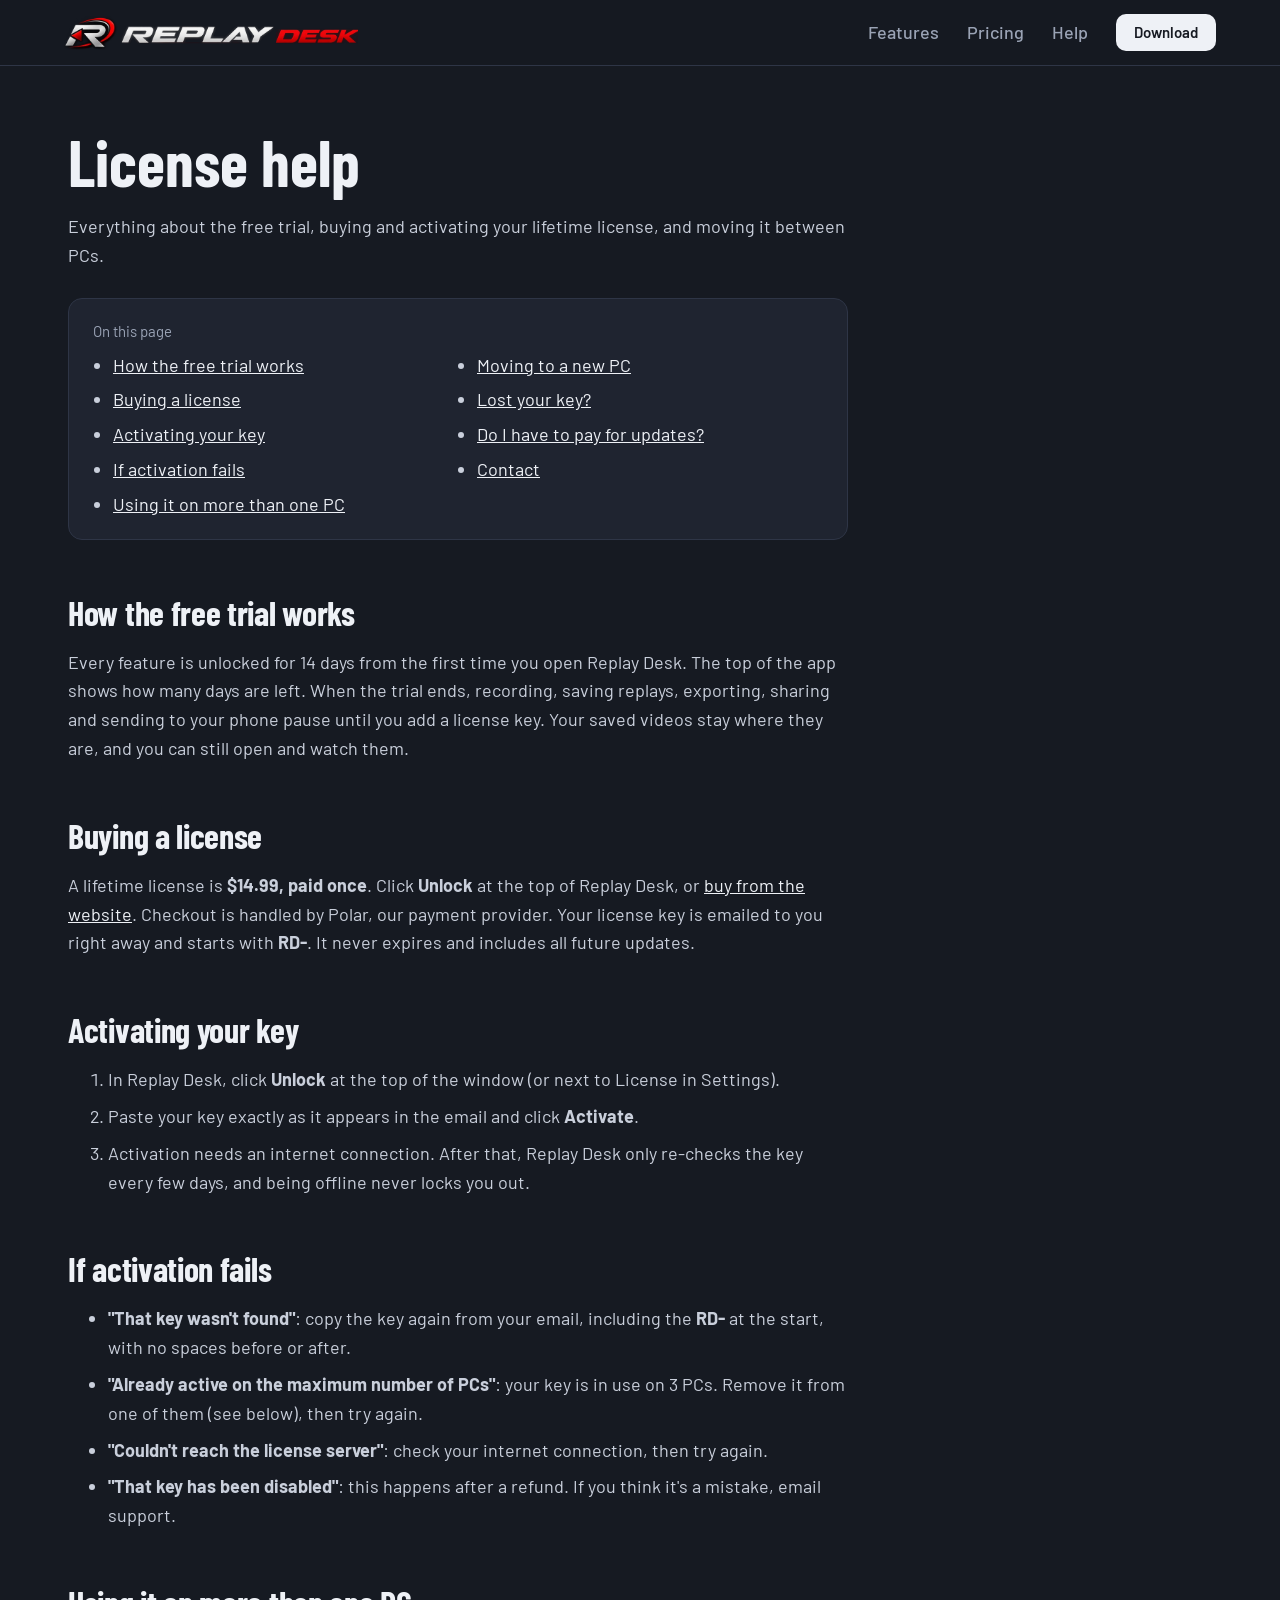
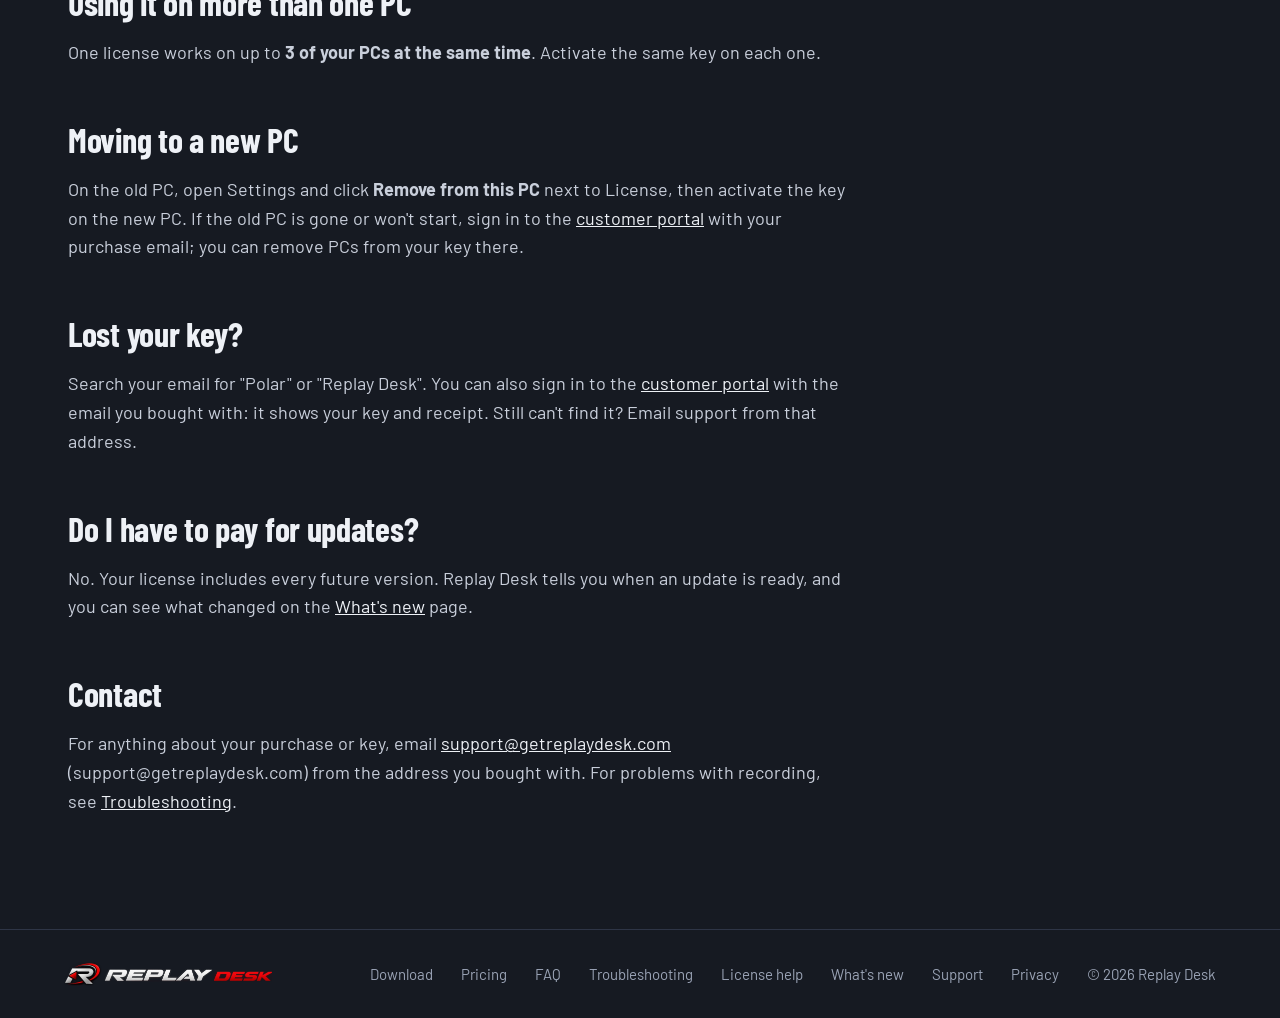
<file: docs/license-help.html>
<!DOCTYPE html>
<html lang="en">
<head>
<meta charset="utf-8">
<meta name="viewport" content="width=device-width, initial-scale=1">
<title>Replay Desk License Help: Trial, Activation, Lost Keys and Moving PCs</title>
<link rel="canonical" href="https://getreplaydesk.com/license-help.html">
<meta name="description" content="How the Replay Desk 14-day trial and $14.99 lifetime license work: activating your key, using it on up to 3 PCs, moving to a new PC and finding a lost key.">
<meta property="og:type" content="website">
<meta property="og:site_name" content="Replay Desk">
<meta property="og:title" content="Replay Desk license help">
<meta property="og:description" content="How the Replay Desk 14-day trial and $14.99 lifetime license work: activating your key, using it on up to 3 PCs, moving to a new PC and finding a lost key.">
<meta property="og:image" content="https://getreplaydesk.com/img/og.jpg">
<meta property="og:url" content="https://getreplaydesk.com/license-help.html">
<meta name="twitter:card" content="summary_large_image">
<link rel="icon" href="/favicon.ico" sizes="48x48">
<link rel="icon" type="image/png" sizes="96x96" href="/img/favicon-96.png">
<link rel="icon" type="image/png" sizes="192x192" href="/img/favicon-192.png">
<link rel="apple-touch-icon" href="/img/apple-touch-icon.png">
<link rel="manifest" href="/site.webmanifest">
<meta name="theme-color" content="#161a22">
<link rel="preconnect" href="https://fonts.googleapis.com">
<link rel="preconnect" href="https://fonts.gstatic.com" crossorigin>
<link href="https://fonts.googleapis.com/css2?family=Barlow+Condensed:wght@700&family=Barlow:wght@400;500;600&family=JetBrains+Mono:wght@500&display=swap" rel="stylesheet">
<link rel="stylesheet" href="site.css">
<style>
  .doc { max-width: 780px; padding: 64px 0 96px; }
  .doc h1 { font: 700 clamp(44px, 6vw, 64px)/1 var(--display); margin: 0 0 16px; }
  .doc h2 { font-size: 34px; margin: 56px 0 14px; }
  .doc h3 { font-size: 25px; margin: 32px 0 8px; }
  .doc p, .doc li { color: #c9cfdb; }
  .doc li { margin-bottom: 8px; }
  .doc a:not(.btn) { color: var(--paper); }
  .toc { margin: 28px 0 0; padding: 20px 24px; background: var(--deck); border: 1px solid var(--rail); border-radius: 14px; }
  .toc p { margin: 0 0 8px; color: var(--fog); font-size: 15px; }
  .toc ul { margin: 0; padding-left: 20px; columns: 2 260px; }
  .toc li { margin: 0 0 6px; }
</style>
</head>
<body>
<a class="skip" href="#main">Skip to content</a>
<header class="bar">
  <a class="brand" href="index.html"><img src="img/lockup.webp" width="415" height="48" alt="Replay Desk home"></a>
  <nav aria-label="Main">
    <a class="opt" href="index.html#features">Features</a>
    <a href="index.html#pricing">Pricing</a>
    <a class="opt" href="troubleshooting.html">Help</a>
    <a class="btn small" href="download.html">Download</a>
  </nav>
</header>
<main id="main">
<article class="doc">
  <h1>License help</h1>
  <p>Everything about the free trial, buying and activating your lifetime license, and moving it between PCs.</p>
  <nav class="toc" aria-label="On this page"><p>On this page</p><ul>
<li><a href="#trial">How the free trial works</a></li>
<li><a href="#buy">Buying a license</a></li>
<li><a href="#activate">Activating your key</a></li>
<li><a href="#errors">If activation fails</a></li>
<li><a href="#pcs">Using it on more than one PC</a></li>
<li><a href="#move">Moving to a new PC</a></li>
<li><a href="#lost">Lost your key?</a></li>
<li><a href="#updates">Do I have to pay for updates?</a></li>
<li><a href="#contact">Contact</a></li>
  </ul></nav>

<h2 id="trial">How the free trial works</h2>
<p>Every feature is unlocked for 14 days from the first time you open Replay Desk. The top of the app shows how many days are left. When the trial ends, recording, saving replays, exporting, sharing and sending to your phone pause until you add a license key. Your saved videos stay where they are, and you can still open and watch them.</p>

<h2 id="buy">Buying a license</h2>
<p>A lifetime license is <b>$14.99, paid once</b>. Click <b>Unlock</b> at the top of Replay Desk, or <a href="https://buy.polar.sh/polar_cl_LvKcPeNQOrEBMUzjqY7vetxMWv03P2Hp34yGj3oqEe9">buy from the website</a>. Checkout is handled by Polar, our payment provider. Your license key is emailed to you right away and starts with <b>RD-</b>. It never expires and includes all future updates.</p>

<h2 id="activate">Activating your key</h2>
<ol>
<li>In Replay Desk, click <b>Unlock</b> at the top of the window (or next to License in Settings).</li>
<li>Paste your key exactly as it appears in the email and click <b>Activate</b>.</li>
<li>Activation needs an internet connection. After that, Replay Desk only re-checks the key every few days, and being offline never locks you out.</li>
</ol>

<h2 id="errors">If activation fails</h2>
<ul>
<li><b>"That key wasn't found"</b>: copy the key again from your email, including the <b>RD-</b> at the start, with no spaces before or after.</li>
<li><b>"Already active on the maximum number of PCs"</b>: your key is in use on 3 PCs. Remove it from one of them (see below), then try again.</li>
<li><b>"Couldn't reach the license server"</b>: check your internet connection, then try again.</li>
<li><b>"That key has been disabled"</b>: this happens after a refund. If you think it's a mistake, email support.</li>
</ul>

<h2 id="pcs">Using it on more than one PC</h2>
<p>One license works on up to <b>3 of your PCs at the same time</b>. Activate the same key on each one.</p>

<h2 id="move">Moving to a new PC</h2>
<p>On the old PC, open Settings and click <b>Remove from this PC</b> next to License, then activate the key on the new PC. If the old PC is gone or won't start, sign in to the <a href="https://polar.sh/replay-desk/portal">customer portal</a> with your purchase email; you can remove PCs from your key there.</p>

<h2 id="lost">Lost your key?</h2>
<p>Search your email for "Polar" or "Replay Desk". You can also sign in to the <a href="https://polar.sh/replay-desk/portal">customer portal</a> with the email you bought with: it shows your key and receipt. Still can't find it? Email support from that address.</p>

<h2 id="updates">Do I have to pay for updates?</h2>
<p>No. Your license includes every future version. Replay Desk tells you when an update is ready, and you can see what changed on the <a href="whats-new.html">What's new</a> page.</p>

<h2 id="contact">Contact</h2>
<p>For anything about your purchase or key, email <a href="mailto:support@getreplaydesk.com">support@getreplaydesk.com</a> (support@getreplaydesk.com) from the address you bought with. For problems with recording, see <a href="troubleshooting.html">Troubleshooting</a>.</p>
</article>
</main>
<footer class="foot">
  <span class="brand"><img src="img/lockup.webp" width="276" height="32" alt="Replay Desk"></span>
  <nav class="foot-links" aria-label="Footer">
    <a href="download.html">Download</a>
    <a href="index.html#pricing">Pricing</a>
    <a href="index.html#faq">FAQ</a>
    <a href="troubleshooting.html">Troubleshooting</a>
    <a href="license-help.html">License help</a>
    <a href="whats-new.html">What's new</a>
    <a href="mailto:support@getreplaydesk.com">Support</a>
    <a href="privacy.html">Privacy</a>
  </nav>
  <span class="copy">© 2026 Replay Desk</span>
</footer>
</body>
</html>
</file>
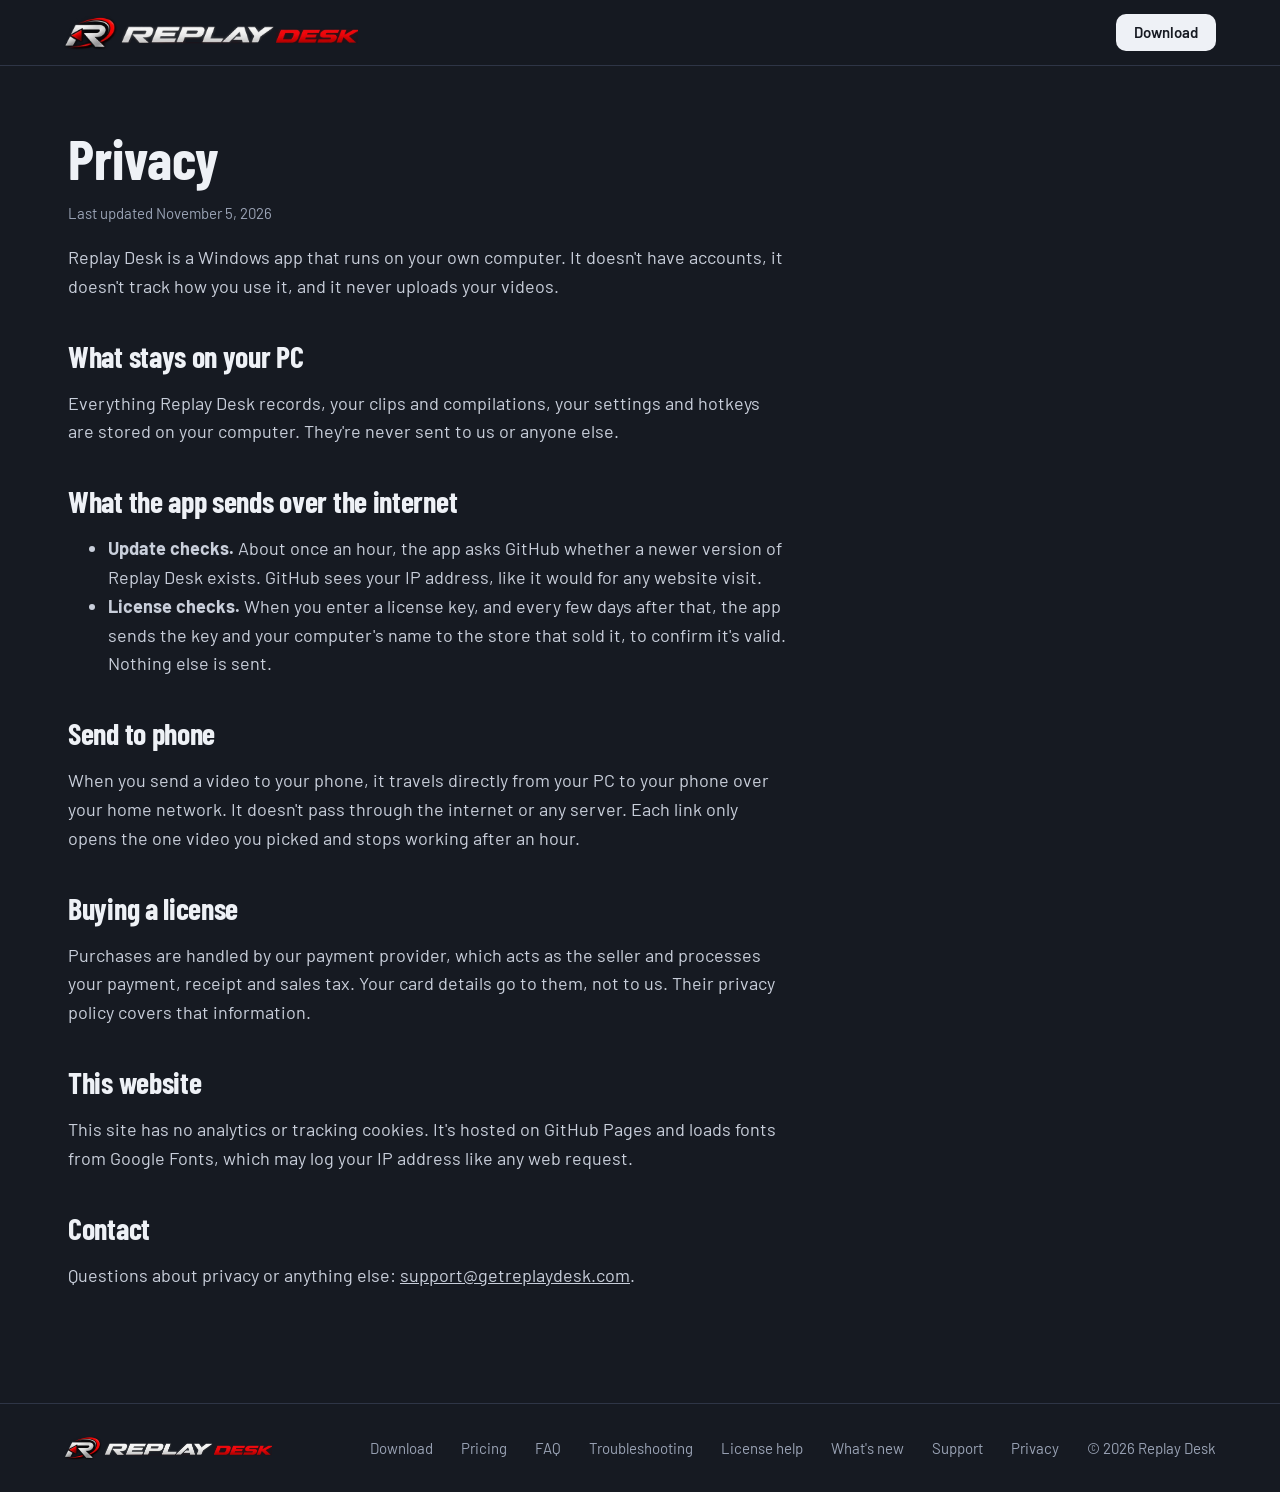
<file: docs/privacy.html>
<!DOCTYPE html>
<html lang="en">
<head>
<meta charset="utf-8">
<meta name="viewport" content="width=device-width, initial-scale=1">
<title>Privacy · Replay Desk</title>
<meta name="description" content="What Replay Desk stores on your PC and the only two things it sends over the internet: update checks and license checks. No accounts, no tracking, no video uploads.">
<link rel="canonical" href="https://getreplaydesk.com/privacy.html">
<link rel="icon" href="/favicon.ico" sizes="48x48">
<link rel="icon" type="image/png" sizes="96x96" href="/img/favicon-96.png">
<link rel="icon" type="image/png" sizes="192x192" href="/img/favicon-192.png">
<link rel="apple-touch-icon" href="/img/apple-touch-icon.png">
<link rel="manifest" href="/site.webmanifest">
<meta name="theme-color" content="#161a22">
<link rel="preconnect" href="https://fonts.googleapis.com">
<link rel="preconnect" href="https://fonts.gstatic.com" crossorigin>
<link href="https://fonts.googleapis.com/css2?family=Barlow+Condensed:wght@700&family=Barlow:wght@400;500;600&family=JetBrains+Mono:wght@500&display=swap" rel="stylesheet">
<link rel="stylesheet" href="site.css">
<style>
  .doc { max-width: 720px; padding: 64px 0 96px; }
  .doc h1 { font: 700 56px/1 var(--display); margin: 0 0 12px; }
  .doc h2 { font-size: 30px; margin: 40px 0 10px; }
  .doc p, .doc li { color: #c9cfdb; }
  .doc .updated { color: var(--fog); font-size: 15px; }
</style>
</head>
<body>
<a class="skip" href="#main">Skip to content</a>
<header class="bar">
  <a class="brand" href="index.html"><img src="img/lockup.webp" width="415" height="48" alt="Replay Desk"></a>
  <nav aria-label="Main"><a class="btn small" href="download.html">Download</a></nav>
</header>
<main id="main">
<article class="doc">
  <h1>Privacy</h1>
  <p class="updated">Last updated November 5, 2026</p>

  <p>Replay Desk is a Windows app that runs on your own computer. It doesn't have accounts, it doesn't track how you use it, and it never uploads your videos.</p>

  <h2>What stays on your PC</h2>
  <p>Everything Replay Desk records, your clips and compilations, your settings and hotkeys are stored on your computer. They're never sent to us or anyone else.</p>

  <h2>What the app sends over the internet</h2>
  <ul>
    <li><b>Update checks.</b> About once an hour, the app asks GitHub whether a newer version of Replay Desk exists. GitHub sees your IP address, like it would for any website visit.</li>
    <li><b>License checks.</b> When you enter a license key, and every few days after that, the app sends the key and your computer's name to the store that sold it, to confirm it's valid. Nothing else is sent.</li>
  </ul>

  <h2>Send to phone</h2>
  <p>When you send a video to your phone, it travels directly from your PC to your phone over your home network. It doesn't pass through the internet or any server. Each link only opens the one video you picked and stops working after an hour.</p>

  <h2>Buying a license</h2>
  <p>Purchases are handled by our payment provider, which acts as the seller and processes your payment, receipt and sales tax. Your card details go to them, not to us. Their privacy policy covers that information.</p>

  <h2>This website</h2>
  <p>This site has no analytics or tracking cookies. It's hosted on GitHub Pages and loads fonts from Google Fonts, which may log your IP address like any web request.</p>
  <h2>Contact</h2>
  <p>Questions about privacy or anything else: <a href="mailto:support@getreplaydesk.com">support@getreplaydesk.com</a>.</p>
</article>
</main>
<footer class="foot">
  <span class="brand"><img src="img/lockup.webp" width="276" height="32" alt="Replay Desk"></span>
  <nav class="foot-links" aria-label="Footer">
    <a href="download.html">Download</a>
    <a href="index.html#pricing">Pricing</a>
    <a href="index.html#faq">FAQ</a>
    <a href="troubleshooting.html">Troubleshooting</a>
    <a href="license-help.html">License help</a>
    <a href="whats-new.html">What's new</a>
    <a href="mailto:support@getreplaydesk.com">Support</a>
    <a href="privacy.html">Privacy</a>
  </nav>
  <span class="copy">© 2026 Replay Desk</span>
</footer>
</body>
</html>
</file>
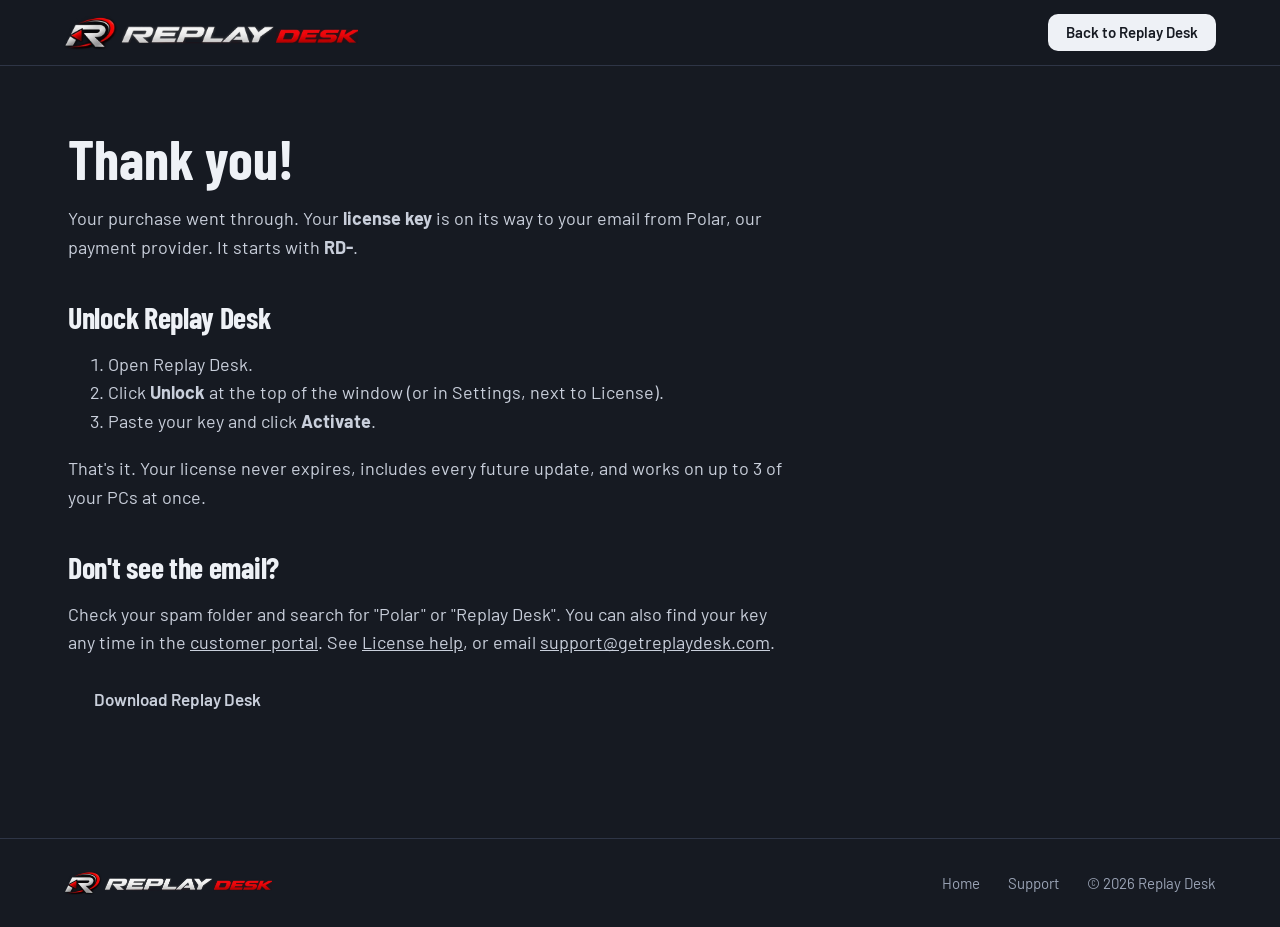
<file: docs/thanks.html>
<!DOCTYPE html>
<html lang="en">
<head>
<meta charset="utf-8">
<meta name="viewport" content="width=device-width, initial-scale=1">
<title>Thank you · Replay Desk</title>
<meta name="robots" content="noindex">
<link rel="icon" href="/favicon.ico" sizes="48x48">
<link rel="icon" type="image/png" sizes="96x96" href="/img/favicon-96.png">
<link rel="icon" type="image/png" sizes="192x192" href="/img/favicon-192.png">
<link rel="apple-touch-icon" href="/img/apple-touch-icon.png">
<link rel="manifest" href="/site.webmanifest">
<meta name="theme-color" content="#161a22">
<link rel="preconnect" href="https://fonts.googleapis.com">
<link rel="preconnect" href="https://fonts.gstatic.com" crossorigin>
<link href="https://fonts.googleapis.com/css2?family=Barlow+Condensed:wght@700&family=Barlow:wght@400;500;600&family=JetBrains+Mono:wght@500&display=swap" rel="stylesheet">
<link rel="stylesheet" href="site.css">
<style>
  .doc { max-width: 720px; padding: 64px 0 96px; }
  .doc h1 { font: 700 56px/1 var(--display); margin: 0 0 12px; }
  .doc h2 { font-size: 30px; margin: 40px 0 10px; }
  .doc p, .doc li { color: #c9cfdb; }
  .doc .updated { color: var(--fog); font-size: 15px; }
</style>
</head>
<body>
<header class="bar">
  <a class="brand" href="index.html"><img src="img/lockup.webp" width="415" height="48" alt="Replay Desk"></a>
  <nav><a class="btn small" href="index.html">Back to Replay Desk</a></nav>
</header>
<main>
<article class="doc">
  <h1>Thank you!</h1>
  <p>Your purchase went through. Your <b>license key</b> is on its way to your email from Polar, our payment provider. It starts with <b>RD-</b>.</p>

  <h2>Unlock Replay Desk</h2>
  <ol>
    <li>Open Replay Desk.</li>
    <li>Click <b>Unlock</b> at the top of the window (or in Settings, next to License).</li>
    <li>Paste your key and click <b>Activate</b>.</li>
  </ol>
  <p>That's it. Your license never expires, includes every future update, and works on up to 3 of your PCs at once.</p>

  <h2>Don't see the email?</h2>
  <p>Check your spam folder and search for "Polar" or "Replay Desk". You can also find your key any time in the <a href="https://polar.sh/replay-desk/portal">customer portal</a>. See <a href="license-help.html">License help</a>, or email <a href="mailto:support@getreplaydesk.com">support@getreplaydesk.com</a>.</p>

  <p><a class="btn" href="https://github.com/badzepplinflyer/replay-desk/releases/latest/download/ReplayDesk-Setup.exe">Download Replay Desk</a></p>
</article>
</main>
<footer class="foot">
  <span class="brand"><img src="img/lockup.webp" width="276" height="32" alt="Replay Desk"></span>
  <a href="index.html">Home</a>
  <a href="mailto:support@getreplaydesk.com">Support</a>
  <span class="copy">© 2026 Replay Desk</span>
</footer>
</body>
</html>
</file>
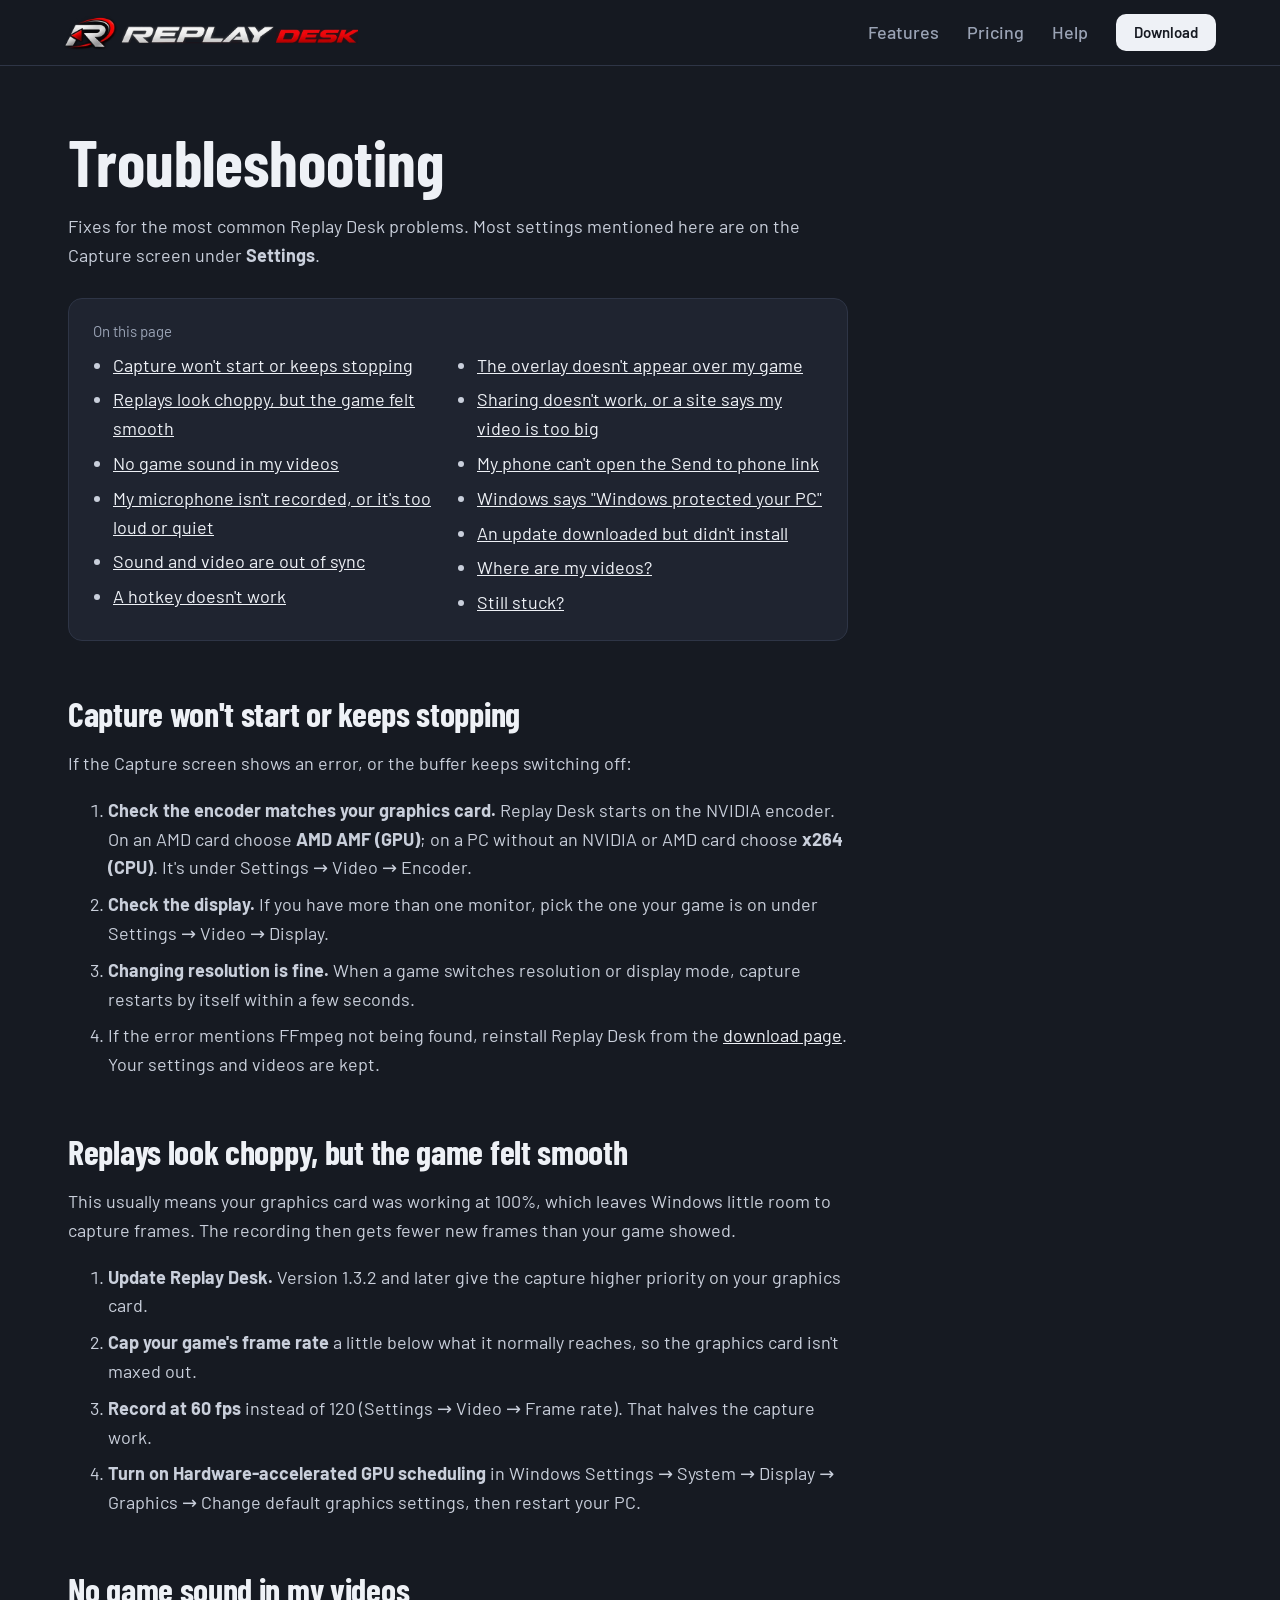
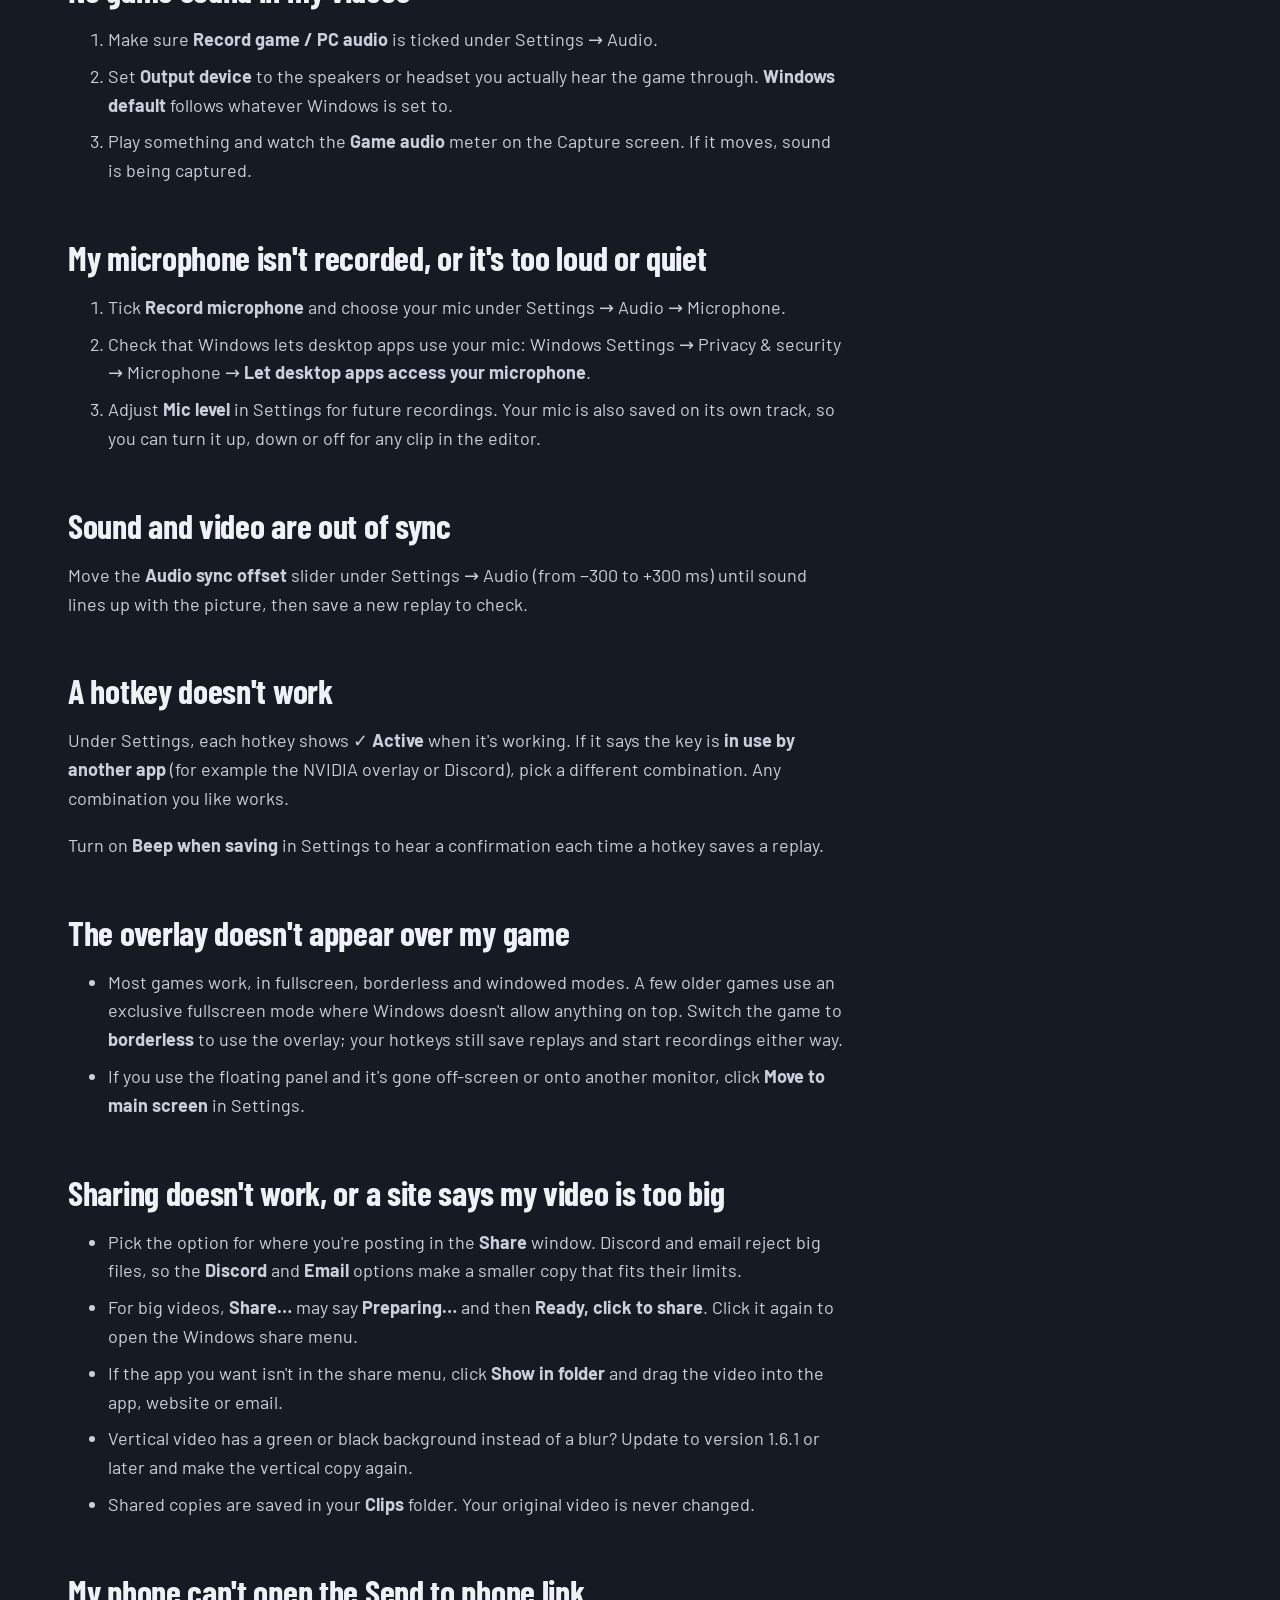
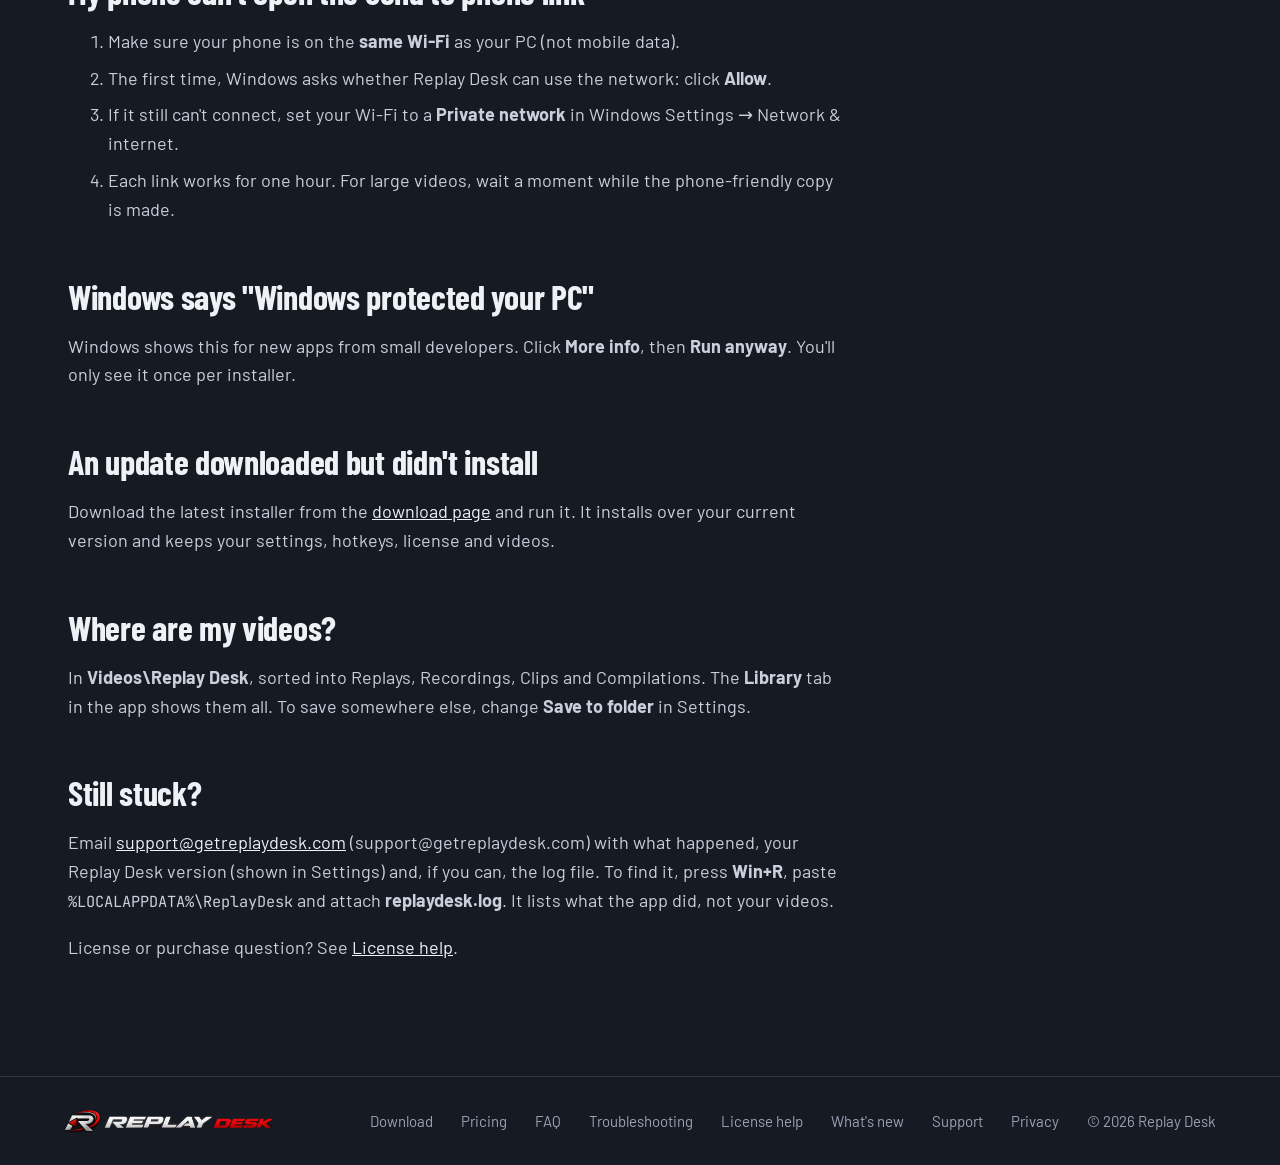
<file: docs/troubleshooting.html>
<!DOCTYPE html>
<html lang="en">
<head>
<meta charset="utf-8">
<meta name="viewport" content="width=device-width, initial-scale=1">
<title>Replay Desk Troubleshooting: Capture, Audio, Hotkeys and Overlay Fixes</title>
<link rel="canonical" href="https://getreplaydesk.com/troubleshooting.html">
<meta name="description" content="Fixes for common Replay Desk problems: capture not starting, choppy replays, missing game or mic audio, hotkeys, the in-game overlay, sharing, Send to phone and updates.">
<meta property="og:type" content="website">
<meta property="og:site_name" content="Replay Desk">
<meta property="og:title" content="Replay Desk troubleshooting">
<meta property="og:description" content="Fixes for common Replay Desk problems: capture not starting, choppy replays, missing game or mic audio, hotkeys, the in-game overlay, sharing, Send to phone and updates.">
<meta property="og:image" content="https://getreplaydesk.com/img/og.jpg">
<meta property="og:url" content="https://getreplaydesk.com/troubleshooting.html">
<meta name="twitter:card" content="summary_large_image">
<link rel="icon" href="/favicon.ico" sizes="48x48">
<link rel="icon" type="image/png" sizes="96x96" href="/img/favicon-96.png">
<link rel="icon" type="image/png" sizes="192x192" href="/img/favicon-192.png">
<link rel="apple-touch-icon" href="/img/apple-touch-icon.png">
<link rel="manifest" href="/site.webmanifest">
<meta name="theme-color" content="#161a22">
<link rel="preconnect" href="https://fonts.googleapis.com">
<link rel="preconnect" href="https://fonts.gstatic.com" crossorigin>
<link href="https://fonts.googleapis.com/css2?family=Barlow+Condensed:wght@700&family=Barlow:wght@400;500;600&family=JetBrains+Mono:wght@500&display=swap" rel="stylesheet">
<link rel="stylesheet" href="site.css">
<style>
  .doc { max-width: 780px; padding: 64px 0 96px; }
  .doc h1 { font: 700 clamp(44px, 6vw, 64px)/1 var(--display); margin: 0 0 16px; }
  .doc h2 { font-size: 34px; margin: 56px 0 14px; }
  .doc h3 { font-size: 25px; margin: 32px 0 8px; }
  .doc p, .doc li { color: #c9cfdb; }
  .doc li { margin-bottom: 8px; }
  .doc a:not(.btn) { color: var(--paper); }
  .toc { margin: 28px 0 0; padding: 20px 24px; background: var(--deck); border: 1px solid var(--rail); border-radius: 14px; }
  .toc p { margin: 0 0 8px; color: var(--fog); font-size: 15px; }
  .toc ul { margin: 0; padding-left: 20px; columns: 2 260px; }
  .toc li { margin: 0 0 6px; }
</style>
</head>
<body>
<a class="skip" href="#main">Skip to content</a>
<header class="bar">
  <a class="brand" href="index.html"><img src="img/lockup.webp" width="415" height="48" alt="Replay Desk home"></a>
  <nav aria-label="Main">
    <a class="opt" href="index.html#features">Features</a>
    <a href="index.html#pricing">Pricing</a>
    <a class="opt" href="troubleshooting.html">Help</a>
    <a class="btn small" href="download.html">Download</a>
  </nav>
</header>
<main id="main">
<article class="doc">
  <h1>Troubleshooting</h1>
  <p>Fixes for the most common Replay Desk problems. Most settings mentioned here are on the Capture screen under <b>Settings</b>.</p>
  <nav class="toc" aria-label="On this page"><p>On this page</p><ul>
<li><a href="#capture">Capture won't start or keeps stopping</a></li>
<li><a href="#choppy">Replays look choppy, but the game felt smooth</a></li>
<li><a href="#game-audio">No game sound in my videos</a></li>
<li><a href="#mic">My microphone isn't recorded, or it's too loud or quiet</a></li>
<li><a href="#sync">Sound and video are out of sync</a></li>
<li><a href="#hotkeys">A hotkey doesn't work</a></li>
<li><a href="#overlay">The overlay doesn't appear over my game</a></li>
<li><a href="#share">Sharing doesn't work, or a site says my video is too big</a></li>
<li><a href="#phone">My phone can't open the Send to phone link</a></li>
<li><a href="#smartscreen">Windows says "Windows protected your PC"</a></li>
<li><a href="#update">An update downloaded but didn't install</a></li>
<li><a href="#videos">Where are my videos?</a></li>
<li><a href="#contact">Still stuck?</a></li>
  </ul></nav>

<h2 id="capture">Capture won't start or keeps stopping</h2>
<p>If the Capture screen shows an error, or the buffer keeps switching off:</p>
<ol>
<li><b>Check the encoder matches your graphics card.</b> Replay Desk starts on the NVIDIA encoder. On an AMD card choose <b>AMD AMF (GPU)</b>; on a PC without an NVIDIA or AMD card choose <b>x264 (CPU)</b>. It's under Settings → Video → Encoder.</li>
<li><b>Check the display.</b> If you have more than one monitor, pick the one your game is on under Settings → Video → Display.</li>
<li><b>Changing resolution is fine.</b> When a game switches resolution or display mode, capture restarts by itself within a few seconds.</li>
<li>If the error mentions FFmpeg not being found, reinstall Replay Desk from the <a href="download.html">download page</a>. Your settings and videos are kept.</li>
</ol>

<h2 id="choppy">Replays look choppy, but the game felt smooth</h2>
<p>This usually means your graphics card was working at 100%, which leaves Windows little room to capture frames. The recording then gets fewer new frames than your game showed.</p>
<ol>
<li><b>Update Replay Desk.</b> Version 1.3.2 and later give the capture higher priority on your graphics card.</li>
<li><b>Cap your game's frame rate</b> a little below what it normally reaches, so the graphics card isn't maxed out.</li>
<li><b>Record at 60 fps</b> instead of 120 (Settings → Video → Frame rate). That halves the capture work.</li>
<li><b>Turn on Hardware-accelerated GPU scheduling</b> in Windows Settings → System → Display → Graphics → Change default graphics settings, then restart your PC.</li>
</ol>

<h2 id="game-audio">No game sound in my videos</h2>
<ol>
<li>Make sure <b>Record game / PC audio</b> is ticked under Settings → Audio.</li>
<li>Set <b>Output device</b> to the speakers or headset you actually hear the game through. <b>Windows default</b> follows whatever Windows is set to.</li>
<li>Play something and watch the <b>Game audio</b> meter on the Capture screen. If it moves, sound is being captured.</li>
</ol>

<h2 id="mic">My microphone isn't recorded, or it's too loud or quiet</h2>
<ol>
<li>Tick <b>Record microphone</b> and choose your mic under Settings → Audio → Microphone.</li>
<li>Check that Windows lets desktop apps use your mic: Windows Settings → Privacy &amp; security → Microphone → <b>Let desktop apps access your microphone</b>.</li>
<li>Adjust <b>Mic level</b> in Settings for future recordings. Your mic is also saved on its own track, so you can turn it up, down or off for any clip in the editor.</li>
</ol>

<h2 id="sync">Sound and video are out of sync</h2>
<p>Move the <b>Audio sync offset</b> slider under Settings → Audio (from −300 to +300 ms) until sound lines up with the picture, then save a new replay to check.</p>

<h2 id="hotkeys">A hotkey doesn't work</h2>
<p>Under Settings, each hotkey shows <b>✓ Active</b> when it's working. If it says the key is <b>in use by another app</b> (for example the NVIDIA overlay or Discord), pick a different combination. Any combination you like works.</p>
<p>Turn on <b>Beep when saving</b> in Settings to hear a confirmation each time a hotkey saves a replay.</p>

<h2 id="overlay">The overlay doesn't appear over my game</h2>
<ul>
<li>Most games work, in fullscreen, borderless and windowed modes. A few older games use an exclusive fullscreen mode where Windows doesn't allow anything on top. Switch the game to <b>borderless</b> to use the overlay; your hotkeys still save replays and start recordings either way.</li>
<li>If you use the floating panel and it's gone off-screen or onto another monitor, click <b>Move to main screen</b> in Settings.</li>
</ul>

<h2 id="share">Sharing doesn't work, or a site says my video is too big</h2>
<ul>
<li>Pick the option for where you're posting in the <b>Share</b> window. Discord and email reject big files, so the <b>Discord</b> and <b>Email</b> options make a smaller copy that fits their limits.</li>
<li>For big videos, <b>Share…</b> may say <b>Preparing…</b> and then <b>Ready, click to share</b>. Click it again to open the Windows share menu.</li>
<li>If the app you want isn't in the share menu, click <b>Show in folder</b> and drag the video into the app, website or email.</li>
<li>Vertical video has a green or black background instead of a blur? Update to version 1.6.1 or later and make the vertical copy again.</li>
<li>Shared copies are saved in your <b>Clips</b> folder. Your original video is never changed.</li>
</ul>

<h2 id="phone">My phone can't open the Send to phone link</h2>
<ol>
<li>Make sure your phone is on the <b>same Wi-Fi</b> as your PC (not mobile data).</li>
<li>The first time, Windows asks whether Replay Desk can use the network: click <b>Allow</b>.</li>
<li>If it still can't connect, set your Wi-Fi to a <b>Private network</b> in Windows Settings → Network &amp; internet.</li>
<li>Each link works for one hour. For large videos, wait a moment while the phone-friendly copy is made.</li>
</ol>

<h2 id="smartscreen">Windows says "Windows protected your PC"</h2>
<p>Windows shows this for new apps from small developers. Click <b>More info</b>, then <b>Run anyway</b>. You'll only see it once per installer.</p>

<h2 id="update">An update downloaded but didn't install</h2>
<p>Download the latest installer from the <a href="download.html">download page</a> and run it. It installs over your current version and keeps your settings, hotkeys, license and videos.</p>

<h2 id="videos">Where are my videos?</h2>
<p>In <b>Videos\Replay Desk</b>, sorted into Replays, Recordings, Clips and Compilations. The <b>Library</b> tab in the app shows them all. To save somewhere else, change <b>Save to folder</b> in Settings.</p>

<h2 id="contact">Still stuck?</h2>
<p>Email <a href="mailto:support@getreplaydesk.com">support@getreplaydesk.com</a> (support@getreplaydesk.com) with what happened, your Replay Desk version (shown in Settings) and, if you can, the log file. To find it, press <b>Win+R</b>, paste <code class="mono">%LOCALAPPDATA%\ReplayDesk</code> and attach <b>replaydesk.log</b>. It lists what the app did, not your videos.</p>
<p>License or purchase question? See <a href="license-help.html">License help</a>.</p>
</article>
</main>
<footer class="foot">
  <span class="brand"><img src="img/lockup.webp" width="276" height="32" alt="Replay Desk"></span>
  <nav class="foot-links" aria-label="Footer">
    <a href="download.html">Download</a>
    <a href="index.html#pricing">Pricing</a>
    <a href="index.html#faq">FAQ</a>
    <a href="troubleshooting.html">Troubleshooting</a>
    <a href="license-help.html">License help</a>
    <a href="whats-new.html">What's new</a>
    <a href="mailto:support@getreplaydesk.com">Support</a>
    <a href="privacy.html">Privacy</a>
  </nav>
  <span class="copy">© 2026 Replay Desk</span>
</footer>
</body>
</html>
</file>
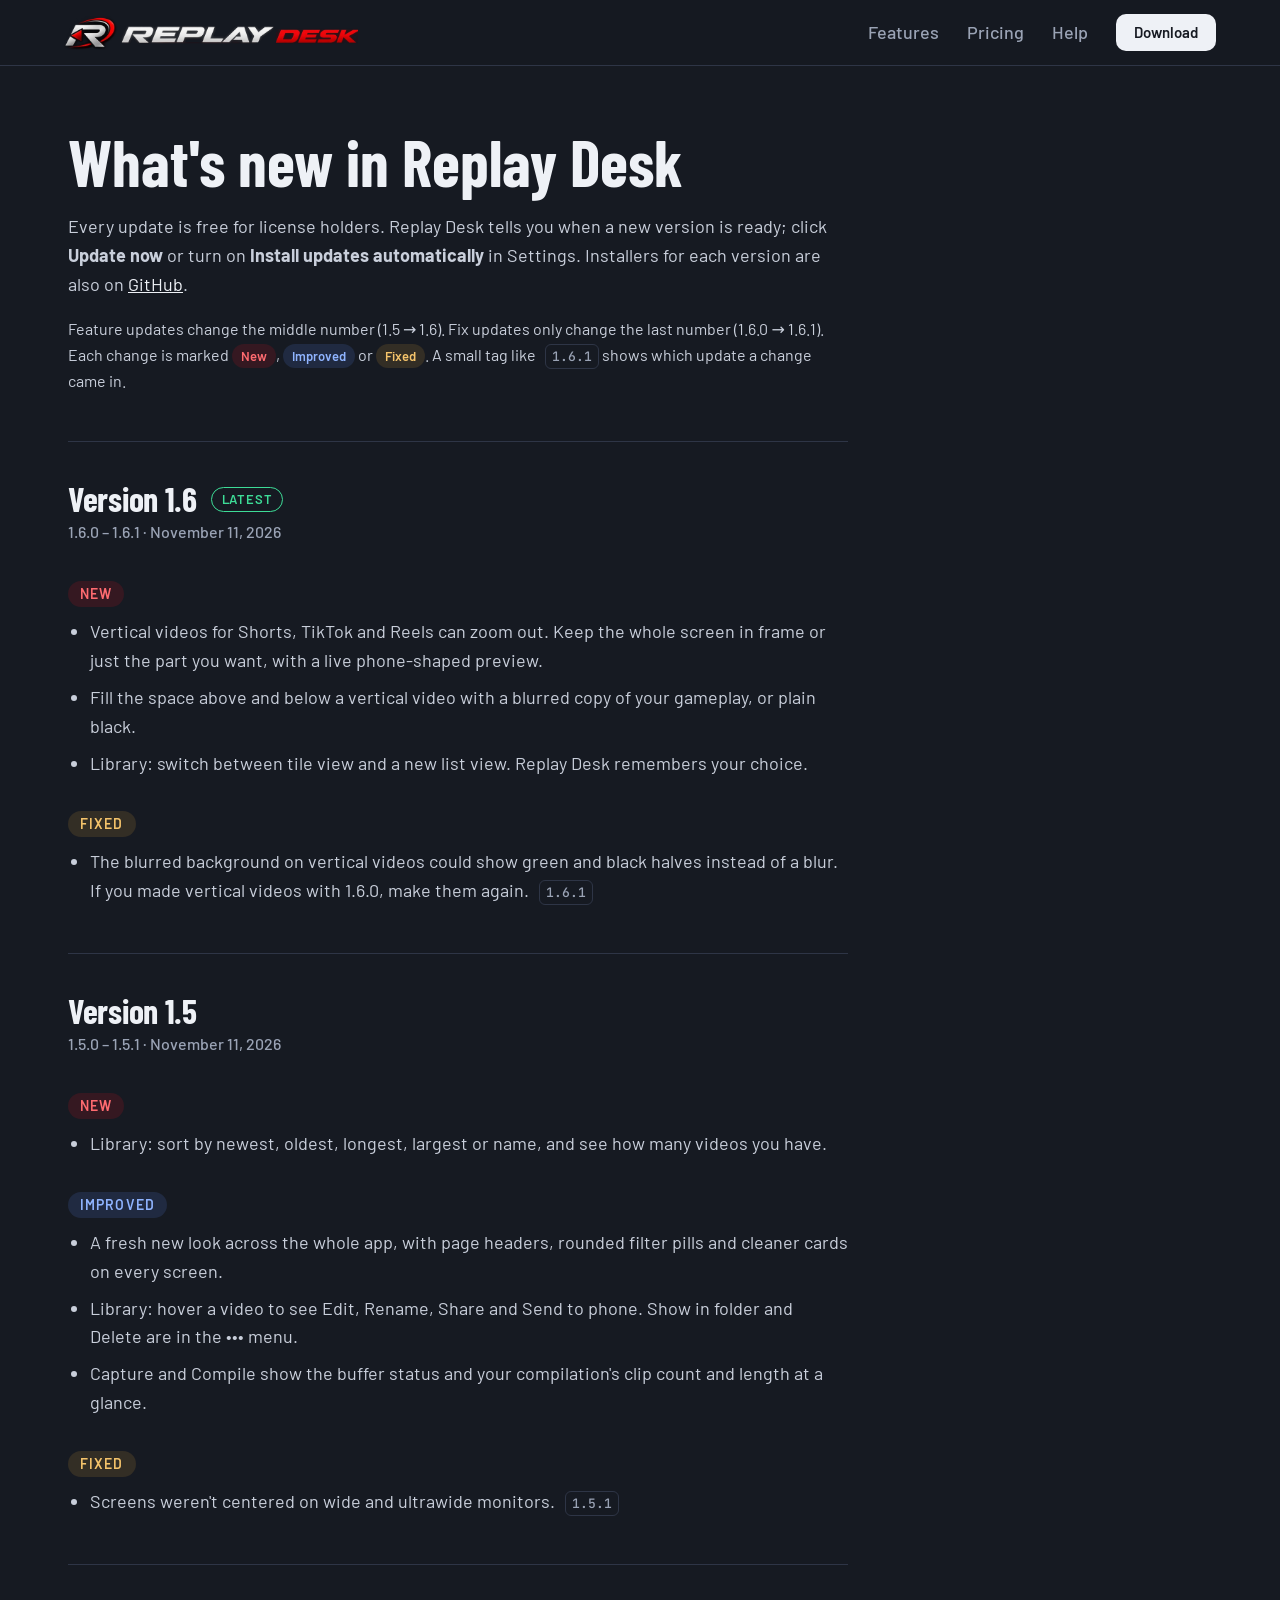
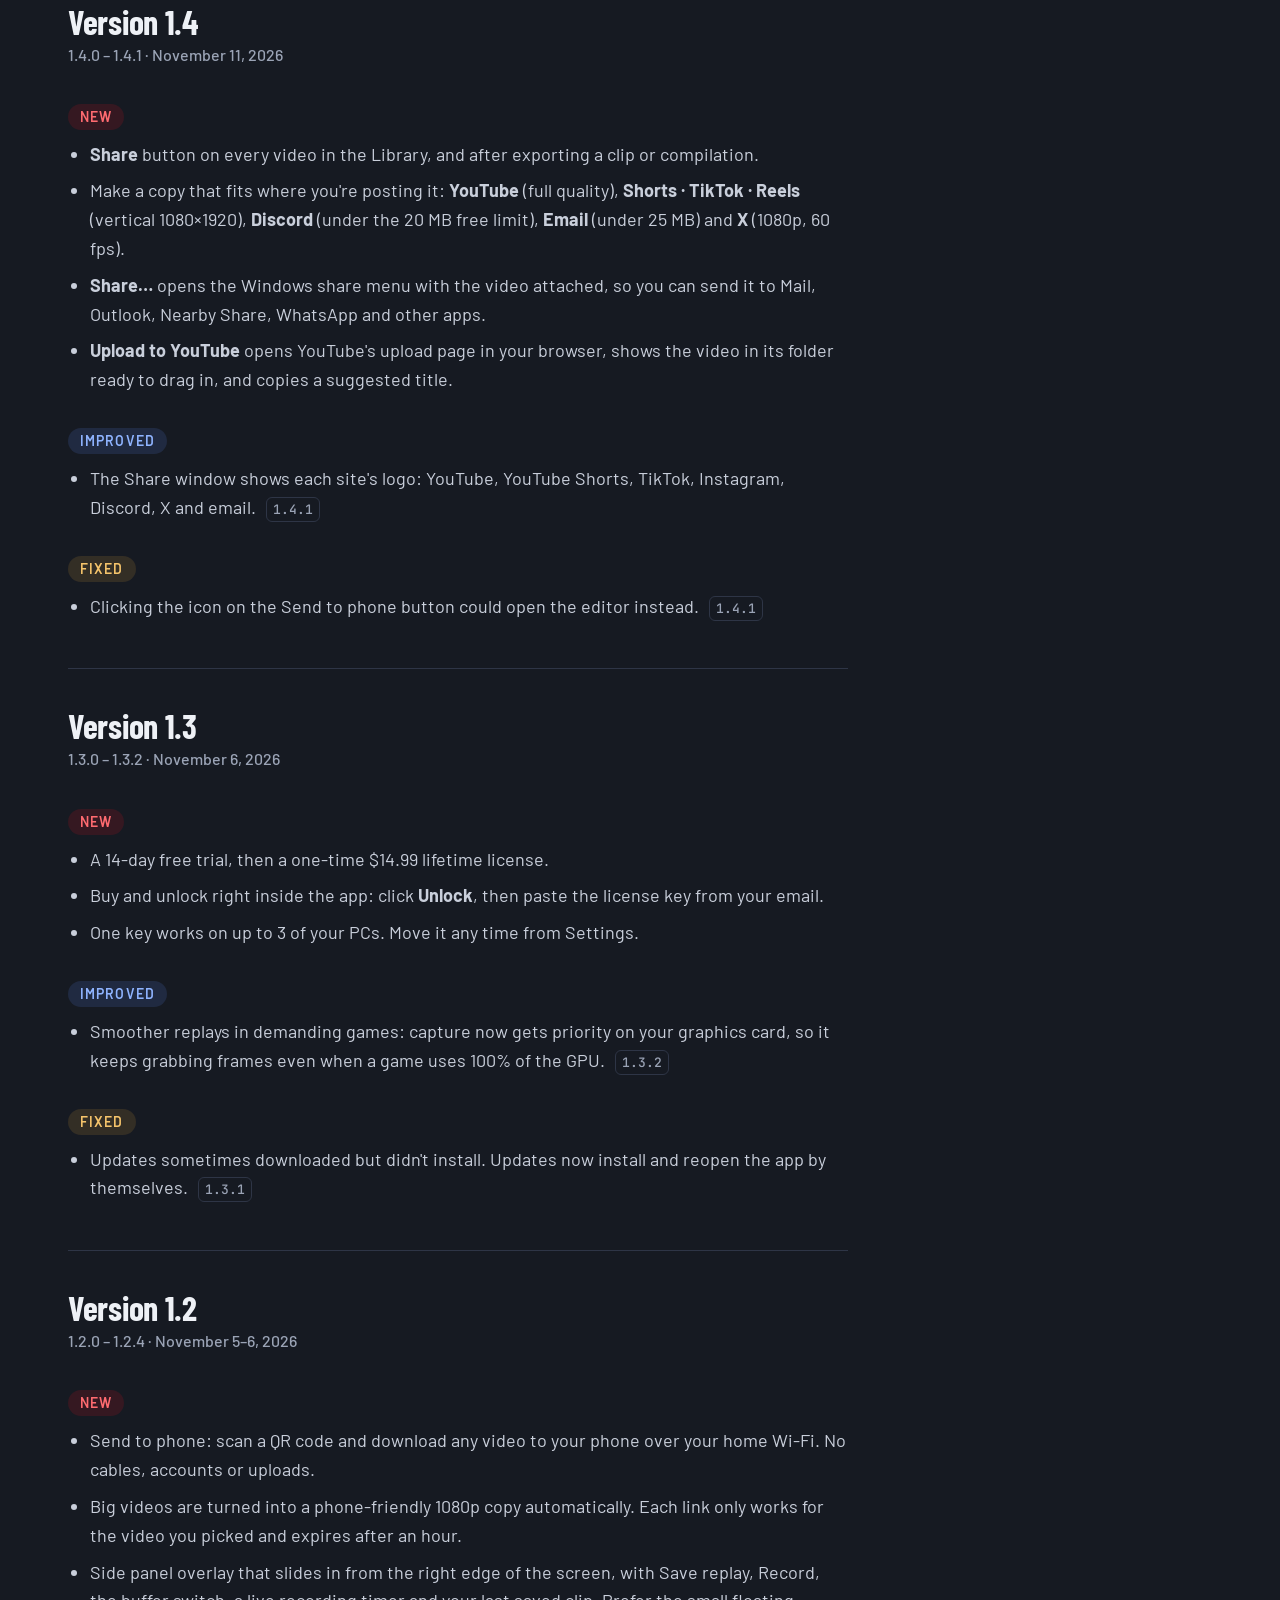
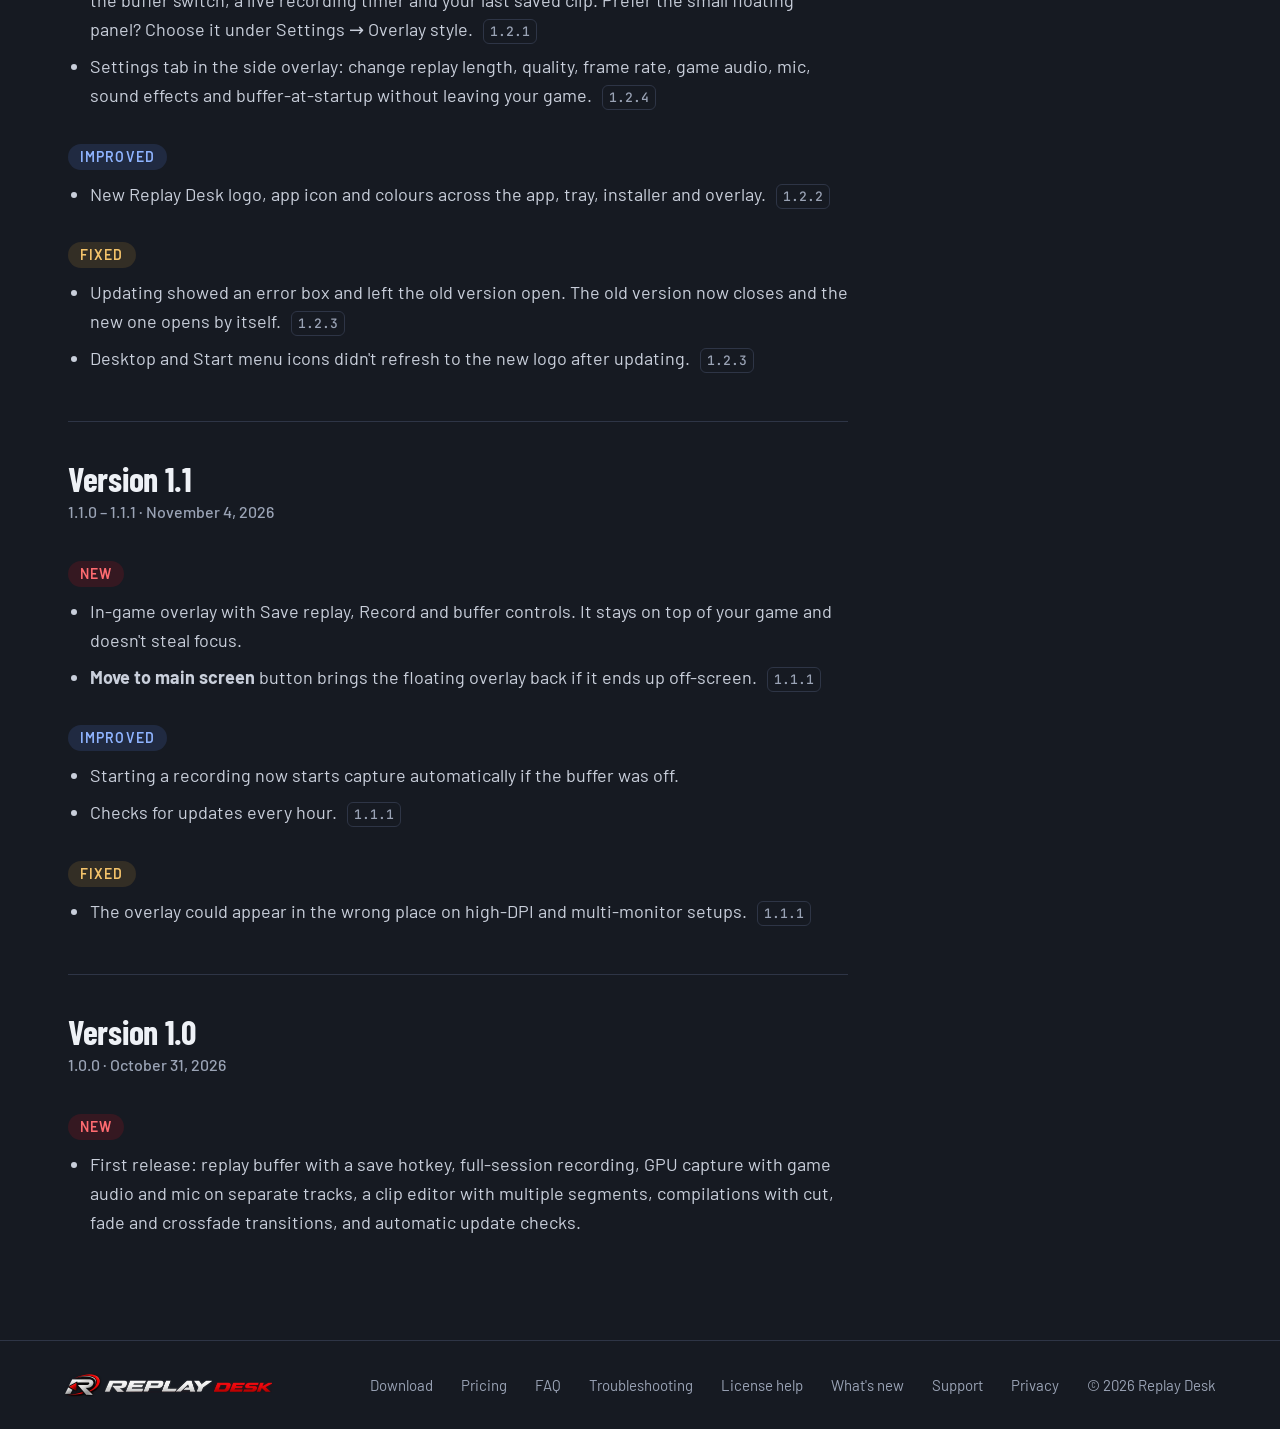
<file: docs/whats-new.html>
<!DOCTYPE html>
<html lang="en">
<head>
<meta charset="utf-8">
<meta name="viewport" content="width=device-width, initial-scale=1">
<title>What's New in Replay Desk: Release Notes and Updates</title>
<link rel="canonical" href="https://getreplaydesk.com/whats-new.html">
<meta name="description" content="Release notes for Replay Desk, the instant replay and gameplay recorder for Windows: new features, fixes and improvements in every version.">
<meta property="og:type" content="website">
<meta property="og:site_name" content="Replay Desk">
<meta property="og:title" content="What's new in Replay Desk">
<meta property="og:description" content="Release notes for Replay Desk, the instant replay and gameplay recorder for Windows: new features, fixes and improvements in every version.">
<meta property="og:image" content="https://getreplaydesk.com/img/og.jpg">
<meta property="og:url" content="https://getreplaydesk.com/whats-new.html">
<meta name="twitter:card" content="summary_large_image">
<link rel="icon" href="/favicon.ico" sizes="48x48">
<link rel="icon" type="image/png" sizes="96x96" href="/img/favicon-96.png">
<link rel="icon" type="image/png" sizes="192x192" href="/img/favicon-192.png">
<link rel="apple-touch-icon" href="/img/apple-touch-icon.png">
<link rel="manifest" href="/site.webmanifest">
<meta name="theme-color" content="#161a22">
<link rel="preconnect" href="https://fonts.googleapis.com">
<link rel="preconnect" href="https://fonts.gstatic.com" crossorigin>
<link href="https://fonts.googleapis.com/css2?family=Barlow+Condensed:wght@700&family=Barlow:wght@400;500;600&family=JetBrains+Mono:wght@500&display=swap" rel="stylesheet">
<link rel="stylesheet" href="site.css">
<style>
  .doc { max-width: 780px; padding: 64px 0 96px; }
  .doc h1 { font: 700 clamp(44px, 6vw, 64px)/1 var(--display); margin: 0 0 16px; }
  .doc h2 { font-size: 34px; margin: 56px 0 14px; }
  .doc h3 { font-size: 25px; margin: 32px 0 8px; }
  .doc p, .doc li { color: #c9cfdb; }
  .doc li { margin-bottom: 8px; }
  .doc a:not(.btn) { color: var(--paper); }
  .toc { margin: 28px 0 0; padding: 20px 24px; background: var(--deck); border: 1px solid var(--rail); border-radius: 14px; }
  .toc p { margin: 0 0 8px; color: var(--fog); font-size: 15px; }
  .toc ul { margin: 0; padding-left: 20px; columns: 2 260px; }
  .toc li { margin: 0 0 6px; }
  .ver { margin-top: 48px; padding-top: 8px; border-top: 1px solid var(--rail); }
  .ver h2 { display: flex; flex-wrap: wrap; align-items: center; gap: 6px 14px; margin-top: 32px; }
  .ver .date { font: 500 16px/1.2 var(--body); color: var(--fog); letter-spacing: 0; flex-basis: 100%; }
  .latest { font: 600 13px/1 var(--body); letter-spacing: .06em; text-transform: uppercase; color: var(--signal); border: 1px solid currentColor; border-radius: 999px; padding: 5px 10px; }
  .doc h3.kind { display: inline-block; font: 600 14px/1 var(--body); letter-spacing: .08em; text-transform: uppercase; padding: 6px 12px; border-radius: 999px; margin: 26px 0 10px; }
  .kind.new, .pill.new { color: #ff6b70; background: rgba(240,20,28,.14); }
  .kind.improved, .pill.improved { color: #8fb4ff; background: rgba(90,140,255,.14); }
  .kind.fixed, .pill.fixed { color: #f5c46b; background: rgba(245,180,60,.13); }
  .pill { font: 600 13px/1 var(--body); padding: 4px 9px; border-radius: 999px; white-space: nowrap; }
  .legend { font-size: 16px; }
  .ver ul { margin: 0; padding-left: 22px; }
  .ver li .v, .legend .v { font: 500 13px/1 var(--mono); color: var(--fog); border: 1px solid var(--rail); border-radius: 6px; padding: 3px 6px; margin-left: 6px; white-space: nowrap; }
</style>
</head>
<body>
<a class="skip" href="#main">Skip to content</a>
<header class="bar">
  <a class="brand" href="index.html"><img src="img/lockup.webp" width="415" height="48" alt="Replay Desk home"></a>
  <nav aria-label="Main">
    <a class="opt" href="index.html#features">Features</a>
    <a href="index.html#pricing">Pricing</a>
    <a class="opt" href="troubleshooting.html">Help</a>
    <a class="btn small" href="download.html">Download</a>
  </nav>
</header>
<main id="main">
<article class="doc">
  <h1>What's new in Replay Desk</h1>
  <p>Every update is free for license holders. Replay Desk tells you when a new version is ready; click <b>Update now</b> or turn on <b>Install updates automatically</b> in Settings. Installers for each version are also on <a href="https://github.com/badzepplinflyer/replay-desk/releases">GitHub</a>.</p>
  <p class="legend">Feature updates change the middle number (1.5 → 1.6). Fix updates only change the last number (1.6.0 → 1.6.1). Each change is marked <span class="pill new">New</span>, <span class="pill improved">Improved</span> or <span class="pill fixed">Fixed</span>. A small tag like <span class="v">1.6.1</span> shows which update a change came in.</p>

<section class="ver" aria-labelledby="v1-6">
<h2 id="v1-6">Version 1.6 <span class="latest">Latest</span><span class="date">1.6.0 – 1.6.1 · November 11, 2026</span></h2>
<h3 class="kind new">New</h3>
<ul>
<li>Vertical videos for Shorts, TikTok and Reels can zoom out. Keep the whole screen in frame or just the part you want, with a live phone-shaped preview.</li>
<li>Fill the space above and below a vertical video with a blurred copy of your gameplay, or plain black.</li>
<li>Library: switch between tile view and a new list view. Replay Desk remembers your choice.</li>
</ul>
<h3 class="kind fixed">Fixed</h3>
<ul>
<li>The blurred background on vertical videos could show green and black halves instead of a blur. If you made vertical videos with 1.6.0, make them again. <span class="v">1.6.1</span></li>
</ul>
</section>

<section class="ver" aria-labelledby="v1-5">
<h2 id="v1-5">Version 1.5 <span class="date">1.5.0 – 1.5.1 · November 11, 2026</span></h2>
<h3 class="kind new">New</h3>
<ul>
<li>Library: sort by newest, oldest, longest, largest or name, and see how many videos you have.</li>
</ul>
<h3 class="kind improved">Improved</h3>
<ul>
<li>A fresh new look across the whole app, with page headers, rounded filter pills and cleaner cards on every screen.</li>
<li>Library: hover a video to see Edit, Rename, Share and Send to phone. Show in folder and Delete are in the ••• menu.</li>
<li>Capture and Compile show the buffer status and your compilation's clip count and length at a glance.</li>
</ul>
<h3 class="kind fixed">Fixed</h3>
<ul>
<li>Screens weren't centered on wide and ultrawide monitors. <span class="v">1.5.1</span></li>
</ul>
</section>

<section class="ver" aria-labelledby="v1-4">
<h2 id="v1-4">Version 1.4 <span class="date">1.4.0 – 1.4.1 · November 11, 2026</span></h2>
<h3 class="kind new">New</h3>
<ul>
<li><b>Share</b> button on every video in the Library, and after exporting a clip or compilation.</li>
<li>Make a copy that fits where you're posting it: <b>YouTube</b> (full quality), <b>Shorts · TikTok · Reels</b> (vertical 1080×1920), <b>Discord</b> (under the 20 MB free limit), <b>Email</b> (under 25 MB) and <b>X</b> (1080p, 60 fps).</li>
<li><b>Share…</b> opens the Windows share menu with the video attached, so you can send it to Mail, Outlook, Nearby Share, WhatsApp and other apps.</li>
<li><b>Upload to YouTube</b> opens YouTube's upload page in your browser, shows the video in its folder ready to drag in, and copies a suggested title.</li>
</ul>
<h3 class="kind improved">Improved</h3>
<ul>
<li>The Share window shows each site's logo: YouTube, YouTube Shorts, TikTok, Instagram, Discord, X and email. <span class="v">1.4.1</span></li>
</ul>
<h3 class="kind fixed">Fixed</h3>
<ul>
<li>Clicking the icon on the Send to phone button could open the editor instead. <span class="v">1.4.1</span></li>
</ul>
</section>

<section class="ver" aria-labelledby="v1-3">
<h2 id="v1-3">Version 1.3 <span class="date">1.3.0 – 1.3.2 · November 6, 2026</span></h2>
<h3 class="kind new">New</h3>
<ul>
<li>A 14-day free trial, then a one-time $14.99 lifetime license.</li>
<li>Buy and unlock right inside the app: click <b>Unlock</b>, then paste the license key from your email.</li>
<li>One key works on up to 3 of your PCs. Move it any time from Settings.</li>
</ul>
<h3 class="kind improved">Improved</h3>
<ul>
<li>Smoother replays in demanding games: capture now gets priority on your graphics card, so it keeps grabbing frames even when a game uses 100% of the GPU. <span class="v">1.3.2</span></li>
</ul>
<h3 class="kind fixed">Fixed</h3>
<ul>
<li>Updates sometimes downloaded but didn't install. Updates now install and reopen the app by themselves. <span class="v">1.3.1</span></li>
</ul>
</section>

<section class="ver" aria-labelledby="v1-2">
<h2 id="v1-2">Version 1.2 <span class="date">1.2.0 – 1.2.4 · November 5–6, 2026</span></h2>
<h3 class="kind new">New</h3>
<ul>
<li>Send to phone: scan a QR code and download any video to your phone over your home Wi-Fi. No cables, accounts or uploads.</li>
<li>Big videos are turned into a phone-friendly 1080p copy automatically. Each link only works for the video you picked and expires after an hour.</li>
<li>Side panel overlay that slides in from the right edge of the screen, with Save replay, Record, the buffer switch, a live recording timer and your last saved clip. Prefer the small floating panel? Choose it under Settings → Overlay style. <span class="v">1.2.1</span></li>
<li>Settings tab in the side overlay: change replay length, quality, frame rate, game audio, mic, sound effects and buffer-at-startup without leaving your game. <span class="v">1.2.4</span></li>
</ul>
<h3 class="kind improved">Improved</h3>
<ul>
<li>New Replay Desk logo, app icon and colours across the app, tray, installer and overlay. <span class="v">1.2.2</span></li>
</ul>
<h3 class="kind fixed">Fixed</h3>
<ul>
<li>Updating showed an error box and left the old version open. The old version now closes and the new one opens by itself. <span class="v">1.2.3</span></li>
<li>Desktop and Start menu icons didn't refresh to the new logo after updating. <span class="v">1.2.3</span></li>
</ul>
</section>

<section class="ver" aria-labelledby="v1-1">
<h2 id="v1-1">Version 1.1 <span class="date">1.1.0 – 1.1.1 · November 4, 2026</span></h2>
<h3 class="kind new">New</h3>
<ul>
<li>In-game overlay with Save replay, Record and buffer controls. It stays on top of your game and doesn't steal focus.</li>
<li><b>Move to main screen</b> button brings the floating overlay back if it ends up off-screen. <span class="v">1.1.1</span></li>
</ul>
<h3 class="kind improved">Improved</h3>
<ul>
<li>Starting a recording now starts capture automatically if the buffer was off.</li>
<li>Checks for updates every hour. <span class="v">1.1.1</span></li>
</ul>
<h3 class="kind fixed">Fixed</h3>
<ul>
<li>The overlay could appear in the wrong place on high-DPI and multi-monitor setups. <span class="v">1.1.1</span></li>
</ul>
</section>

<section class="ver" aria-labelledby="v1-0">
<h2 id="v1-0">Version 1.0 <span class="date">1.0.0 · October 31, 2026</span></h2>
<h3 class="kind new">New</h3>
<ul>
<li>First release: replay buffer with a save hotkey, full-session recording, GPU capture with game audio and mic on separate tracks, a clip editor with multiple segments, compilations with cut, fade and crossfade transitions, and automatic update checks.</li>
</ul>
</section>
</article>
</main>
<footer class="foot">
  <span class="brand"><img src="img/lockup.webp" width="276" height="32" alt="Replay Desk"></span>
  <nav class="foot-links" aria-label="Footer">
    <a href="download.html">Download</a>
    <a href="index.html#pricing">Pricing</a>
    <a href="index.html#faq">FAQ</a>
    <a href="troubleshooting.html">Troubleshooting</a>
    <a href="license-help.html">License help</a>
    <a href="whats-new.html">What's new</a>
    <a href="mailto:support@getreplaydesk.com">Support</a>
    <a href="privacy.html">Privacy</a>
  </nav>
  <span class="copy">© 2026 Replay Desk</span>
</footer>
</body>
</html>
</file>
<file: docs/site.css>
/* Replay Desk site: broadcast-replay look in the app's own colours. */
:root {
  --graphite: #161a22;   /* page */
  --deck: #1f2430;       /* raised surfaces */
  --rail: #2e3546;       /* lines, tracks */
  --paper: #eef1f6;      /* text */
  --fog: #9aa3b5;        /* secondary text */
  --tally: #f0141c;      /* logo red: record / buy */
  --signal: #3ddc97;     /* buffer, "on" */
  --display: "Barlow Condensed", "Arial Narrow", sans-serif;
  --body: "Barlow", "Segoe UI", system-ui, sans-serif;
  --mono: "JetBrains Mono", Consolas, monospace;
  color-scheme: dark;
}
* { box-sizing: border-box; }
html { scroll-behavior: smooth; }
@media (prefers-reduced-motion: reduce) { html { scroll-behavior: auto; } }
body { margin: 0; position: relative; isolation: isolate; background: var(--graphite); color: var(--paper); font: 400 18px/1.6 var(--body); -webkit-font-smoothing: antialiased; }
a { color: inherit; }
img { max-width: 100%; height: auto; display: block; }
.mono { font-family: var(--mono); font-size: .85em; }
.skip { position: absolute; left: 16px; top: -60px; z-index: 20; padding: 10px 16px; border-radius: 8px; background: var(--paper); color: var(--graphite); font-weight: 600; text-decoration: none; }
.skip:focus { top: 12px; }
:focus-visible { outline: 3px solid var(--signal); outline-offset: 3px; border-radius: 4px; }

/* ---------- buttons ---------- */
.btn { display: inline-flex; align-items: center; justify-content: center; gap: 8px; padding: 14px 24px; border-radius: 10px;
  font: 600 17px/1 var(--body); text-decoration: none; border: 2px solid transparent; cursor: pointer; transition: background .15s, border-color .15s; }
/* a touch deeper than the logo red so white button text meets WCAG AA contrast */
.btn.primary { background: #e0121a; color: #fff; }
.btn.primary:hover { background: #c80f16; }
.btn.ghost { border-color: var(--rail); color: var(--paper); }
.btn.ghost:hover { border-color: var(--fog); }
.btn.small { padding: 9px 16px; font-size: 15px; background: var(--paper); color: var(--graphite); }
.btn.small:hover { background: #fff; }
.btn.block { display: flex; width: 100%; }
.price-tag { padding: 4px 8px; margin-right: -8px; border-radius: 6px; background: var(--rail); font-weight: 600; font-size: 15px; }
.btn-sub { font-size: 13px; font-weight: 500; padding: 4px 8px; margin-right: -8px; border-radius: 6px; background: rgba(0,0,0,.22); }
.btn[aria-disabled="true"] { background: var(--deck); color: var(--fog); border-color: var(--rail); cursor: default; }

/* ---------- top bar ---------- */
.bar { position: sticky; top: 0; z-index: 10; display: flex; align-items: center; justify-content: space-between; gap: 24px;
  padding: 14px clamp(20px, 5vw, 64px); background: rgba(22, 26, 34, .88); backdrop-filter: blur(10px); border-bottom: 1px solid var(--rail); }
.brand { display: inline-flex; align-items: center; text-decoration: none; }
.bar .brand img { height: 34px; width: auto; }
.foot .brand img { height: 24px; width: auto; }

/* racing stripes from the logo, behind the hero */
.stripes { position: absolute; top: 0; left: 0; right: 0; height: 760px; overflow: hidden; pointer-events: none; z-index: -1;
  -webkit-mask-image: linear-gradient(transparent 0, #000 70px, #000 55%, transparent); mask-image: linear-gradient(transparent 0, #000 70px, #000 55%, transparent); }
.stripes span { position: absolute; top: -40%; height: 180%; transform: rotate(38deg); transform-origin: top left; }
.stripes span:nth-child(1) { left: 80%; width: 64px; background: linear-gradient(#0b0d12, #0b0d12 70%, transparent); }
.stripes span:nth-child(2) { left: 87%; width: 14px; background: linear-gradient(var(--tally), #7a0a0e 70%, transparent); opacity: .85; }
.stripes span:nth-child(3) { left: 91%; width: 120px; background: linear-gradient(#0b0d12, #0b0d12 60%, transparent); }
@media (max-width: 920px) { .stripes { height: 460px; opacity: .55; } }
.bar nav { display: flex; align-items: center; gap: 28px; }
.bar nav a:not(.btn) { text-decoration: none; color: var(--fog); font-weight: 500; }
.bar nav a:not(.btn):hover { color: var(--paper); }

main { max-width: 1240px; margin: 0 auto; padding: 0 clamp(20px, 5vw, 48px); }

/* ---------- hero ---------- */
.hero { display: grid; grid-template-columns: 1.05fr 1fr; gap: clamp(32px, 5vw, 72px); align-items: center; padding: clamp(56px, 9vw, 112px) 0 56px; }
.hero h1 { font: 700 clamp(52px, 7.2vw, 96px)/.92 var(--display); letter-spacing: -.5px; margin: 0 0 24px; text-wrap: balance; }
.lede { font-size: 21px; color: #d4d9e3; max-width: 34ch; margin: 0 0 32px; }
.cta { display: flex; flex-wrap: wrap; gap: 12px; }
.fine { color: var(--fog); font-size: 15px; margin: 16px 0 0; max-width: 52ch; }
.fine a { color: var(--paper); }
.kicker { margin: 0 0 14px; color: var(--signal); font: 600 15px/1.3 var(--body); letter-spacing: .06em; text-transform: uppercase; }
.sr-only { position: absolute; width: 1px; height: 1px; padding: 0; margin: -1px; overflow: hidden; clip: rect(0 0 0 0); white-space: nowrap; border: 0; }
.section-lede { color: #c9cfdb; max-width: 60ch; margin: -24px 0 48px; font-size: 19px; }

/* the replay deck */
.deck { margin: 0; background: var(--deck); border: 1px solid var(--rail); border-radius: 16px; padding: 22px 22px 20px; box-shadow: 0 30px 80px -30px rgba(0,0,0,.7); }
.deck-top { display: flex; align-items: center; gap: 12px; }
.tally { width: 12px; height: 12px; border-radius: 50%; background: var(--signal); box-shadow: 0 0 0 4px rgba(61,220,151,.15); }
.tc { font: 700 clamp(30px, 3.6vw, 44px)/1 var(--mono); letter-spacing: -1px; font-variant-numeric: tabular-nums; }
.deck-state { margin-left: auto; color: var(--signal); font-weight: 600; font-size: 15px; }
.track { position: relative; height: 92px; margin: 22px 0 18px; border-radius: 10px; background: var(--graphite); overflow: hidden; border: 1px solid var(--rail); }
.ticks { position: absolute; inset: 0; background: repeating-linear-gradient(90deg, transparent 0 calc(10% - 1px), var(--rail) calc(10% - 1px) 10%); opacity: .7; }
.window { position: absolute; top: 10px; bottom: 10px; width: 26%; border-radius: 6px; background: rgba(61,220,151,.14);
  border: 2px solid var(--signal); display: flex; align-items: flex-end; padding: 6px 8px; transition: background .25s, border-color .25s; }
.window span { font: 500 12px/1 var(--mono); color: var(--signal); white-space: nowrap; }
.window.flash { background: rgba(240,20,28,.35); border-color: var(--tally); }
.window.flash span { color: #fff; }
.head { position: absolute; top: 0; bottom: 0; width: 2px; margin-left: -1px; background: var(--paper); }
.head::before { content: ""; position: absolute; top: 0; left: -6px; border: 7px solid transparent; border-top: 9px solid var(--paper); }
.deck-foot { display: flex; align-items: center; gap: 8px; min-height: 56px; }
.key { font: 700 14px/1 var(--mono); padding: 10px 12px; border-radius: 8px; background: #2a3040; border: 1px solid #3d4558;
  box-shadow: 0 4px 0 #0e1116; transition: transform .08s, box-shadow .08s, background .08s; }
.key.down { transform: translateY(3px); box-shadow: 0 1px 0 #0e1116; background: var(--tally); border-color: var(--tally); color: #fff; }
.saved { margin-left: auto; display: flex; align-items: center; gap: 10px; font-size: 14px; line-height: 1.35; opacity: 0; transform: translateY(6px); }
.saved.show { animation: saved 4.6s ease forwards; }
.saved-dot { width: 10px; height: 10px; border-radius: 50%; background: var(--signal); flex: none; }
.saved .mono { color: var(--fog); }
@keyframes saved { 0% { opacity: 0; transform: translateY(6px); } 8%, 82% { opacity: 1; transform: none; } 100% { opacity: 0; } }
@media (prefers-reduced-motion: reduce) { .saved.show { animation: none; opacity: 1; transform: none; } }

/* ---------- screenshots ---------- */
.shot { margin: 0 0 clamp(72px, 10vw, 128px); }
.shot img, .feature img { border-radius: 12px; border: 1px solid var(--rail); box-shadow: 0 30px 80px -40px rgba(0,0,0,.8); }

/* ---------- how it works ---------- */
.how { padding-bottom: clamp(72px, 10vw, 120px); }
.steps { list-style: none; counter-reset: step; display: grid; grid-template-columns: repeat(3, 1fr); gap: clamp(20px, 3vw, 36px); padding: 0; margin: 0; }
.steps li { counter-increment: step; padding: 28px; background: var(--deck); border: 1px solid var(--rail); border-radius: 16px; }
.steps li::before { content: counter(step); display: inline-grid; place-items: center; width: 36px; height: 36px; margin-bottom: 16px; border-radius: 50%; background: var(--tally); font: 700 20px/1 var(--display); }
.steps h3 { font-size: 28px; }
.steps p { margin: 0; color: #c9cfdb; font-size: 17px; }

/* ---------- features ---------- */
h2 { font: 700 clamp(38px, 4.6vw, 60px)/1 var(--display); margin: 0 0 40px; letter-spacing: -.3px; text-wrap: balance; }
h3 { font: 700 34px/1.05 var(--display); margin: 0 0 14px; letter-spacing: -.2px; }
.features { padding-bottom: clamp(72px, 10vw, 120px); }
.feature { display: grid; grid-template-columns: 5fr 7fr; gap: clamp(28px, 5vw, 64px); align-items: center; margin-bottom: clamp(56px, 8vw, 96px); }
.feature.flip { grid-template-columns: 7fr 5fr; }
.feature.flip .feature-copy { order: 2; }
.feature-copy p { color: #c9cfdb; margin: 0 0 14px; max-width: 46ch; }
.feature .small-shot { justify-self: center; width: min(354px, 100%); }

.facts { display: grid; grid-template-columns: repeat(3, 1fr); gap: 0; margin: 0; border-top: 1px solid var(--rail); }
.facts > div { padding: 26px 26px 26px 0; border-bottom: 1px solid var(--rail); }
.facts dt { font: 700 22px/1.15 var(--display); margin-bottom: 6px; }
.facts dd { margin: 0; color: var(--fog); font-size: 16px; }

/* ---------- pricing ---------- */
.pricing { display: grid; grid-template-columns: 1fr 420px; gap: clamp(32px, 6vw, 80px); align-items: center;
  padding: clamp(48px, 7vw, 80px); margin-bottom: clamp(72px, 10vw, 120px); background: var(--deck); border: 1px solid var(--rail); border-radius: 20px; }
.price-copy p { color: #c9cfdb; max-width: 44ch; margin: 0; }
.price { display: flex; align-items: baseline; gap: 12px; margin-bottom: 16px; }
.amount { font: 700 76px/1 var(--display); letter-spacing: -1px; }
.once { color: var(--fog); font-weight: 500; }
.price-box ul { list-style: none; padding: 0; margin: 0 0 24px; }
.price-box li { padding: 9px 0 9px 28px; border-bottom: 1px solid var(--rail); position: relative; font-size: 17px; }
.price-box li::before { content: ""; position: absolute; left: 4px; top: 17px; width: 10px; height: 10px; border-radius: 50%; background: var(--signal); }
.price-box .btn + .btn { margin-top: 10px; }
.price-note { margin: 14px 0 0; color: var(--fog); font-size: 14px; }

/* ---------- faq ---------- */
.faq { max-width: 820px; padding-bottom: clamp(72px, 10vw, 120px); }
.faq details { border-bottom: 1px solid var(--rail); }
.faq summary { cursor: pointer; list-style: none; padding: 20px 40px 20px 0; font: 600 20px/1.3 var(--body); position: relative; }
.faq summary::-webkit-details-marker { display: none; }
.faq summary::after { content: "+"; position: absolute; right: 6px; top: 16px; font: 500 28px/1 var(--body); color: var(--fog); transition: transform .2s; }
.faq details[open] summary::after { transform: rotate(45deg); }
.faq details p { margin: 0 0 22px; color: #c9cfdb; max-width: 64ch; }

/* ---------- footer ---------- */
.foot { display: flex; flex-wrap: wrap; align-items: center; gap: 28px; padding: 32px clamp(20px, 5vw, 64px); border-top: 1px solid var(--rail); color: var(--fog); font-size: 15px; }
.foot .brand { margin-right: auto; }
.foot-links { display: flex; flex-wrap: wrap; gap: 12px 28px; }
.foot a { text-decoration: none; }
.foot a:hover { color: var(--paper); }

/* ---------- small screens ---------- */
@media (max-width: 920px) {
  .hero, .feature, .feature.flip, .pricing { grid-template-columns: 1fr; }
  .feature.flip .feature-copy { order: 0; }
  .facts { grid-template-columns: 1fr 1fr; }
  .steps { grid-template-columns: 1fr; }
  .bar nav { gap: 18px; }
  .bar nav a.opt { display: none; }
}
@media (max-width: 560px) {
  body { font-size: 17px; }
  .bar { gap: 12px; }
  .bar .brand img { height: 26px; }
  .cta .btn { width: 100%; }
  .lede { font-size: 19px; }
  .foot .brand { width: 100%; }
  .facts { grid-template-columns: 1fr; }
  .pricing { padding: 28px 22px; }
  .deck-foot { flex-wrap: wrap; }
  .saved { margin-left: 0; width: 100%; }
}
</file>
